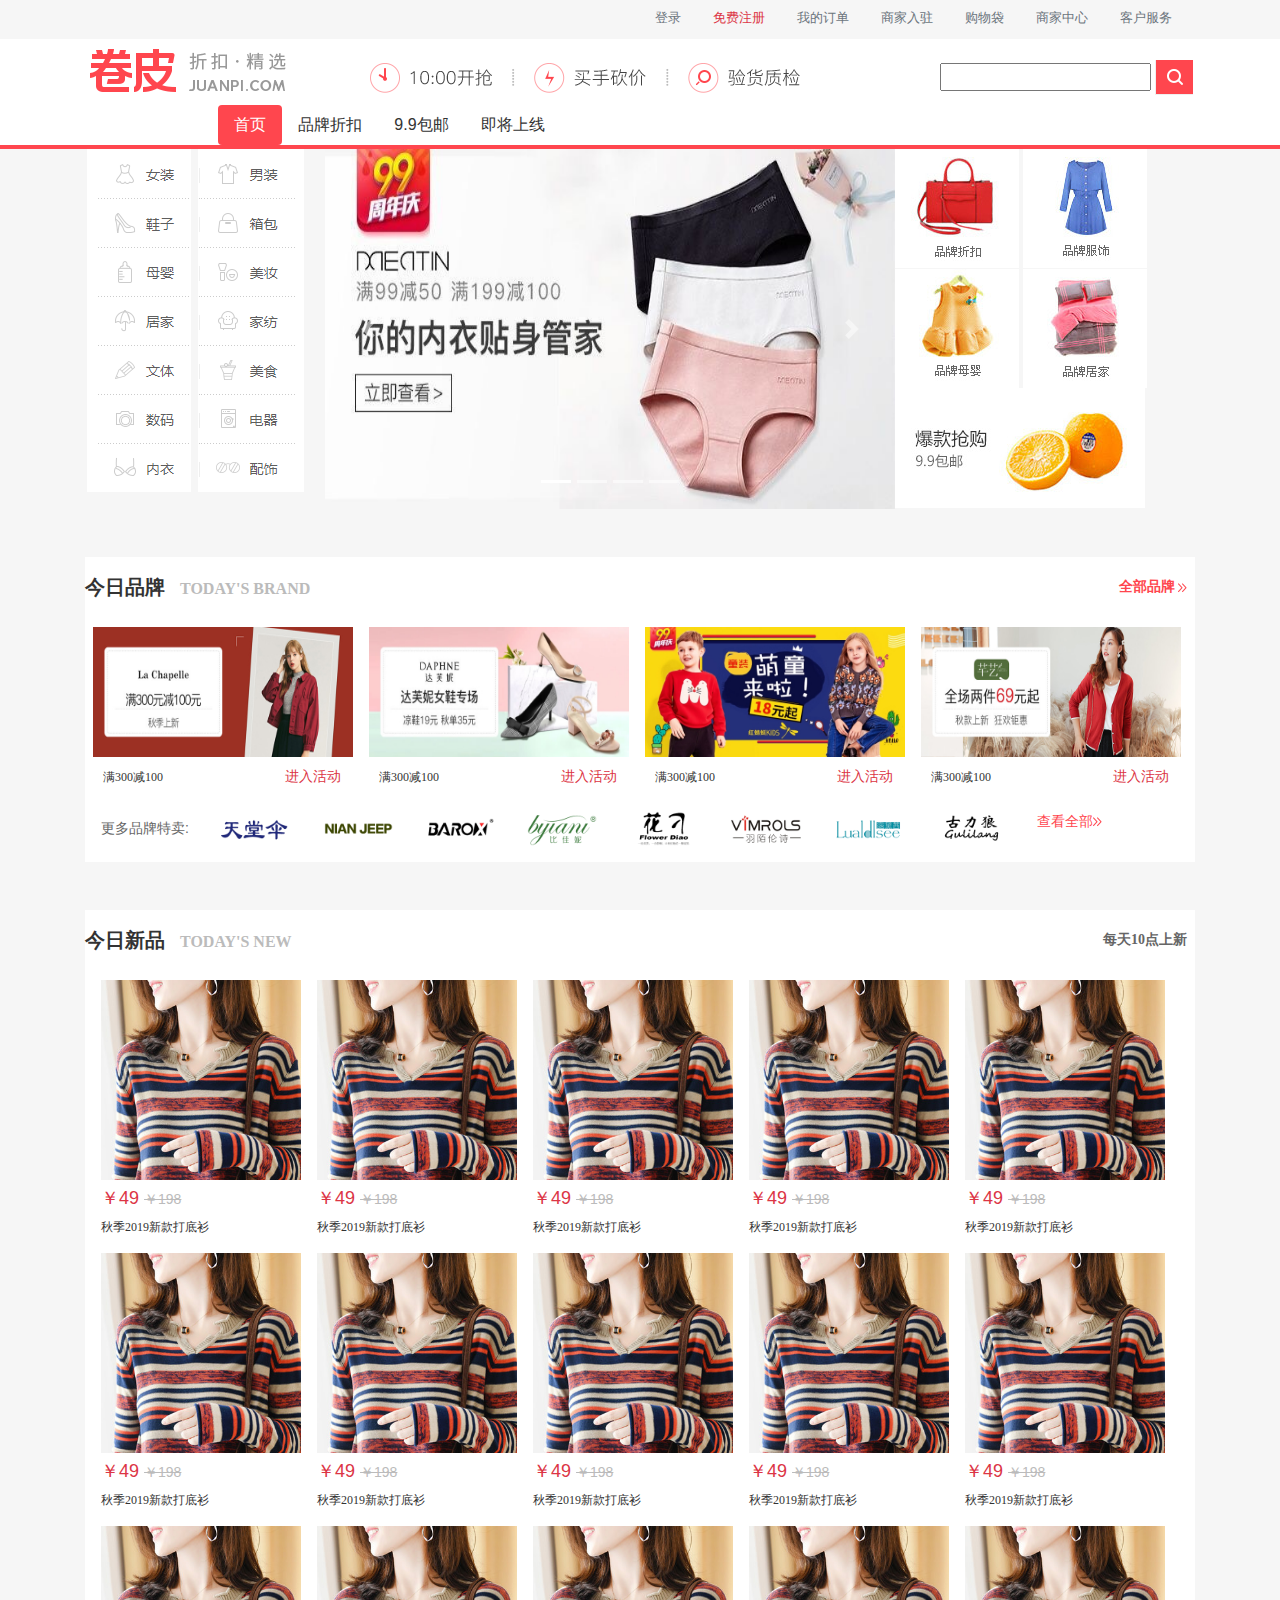
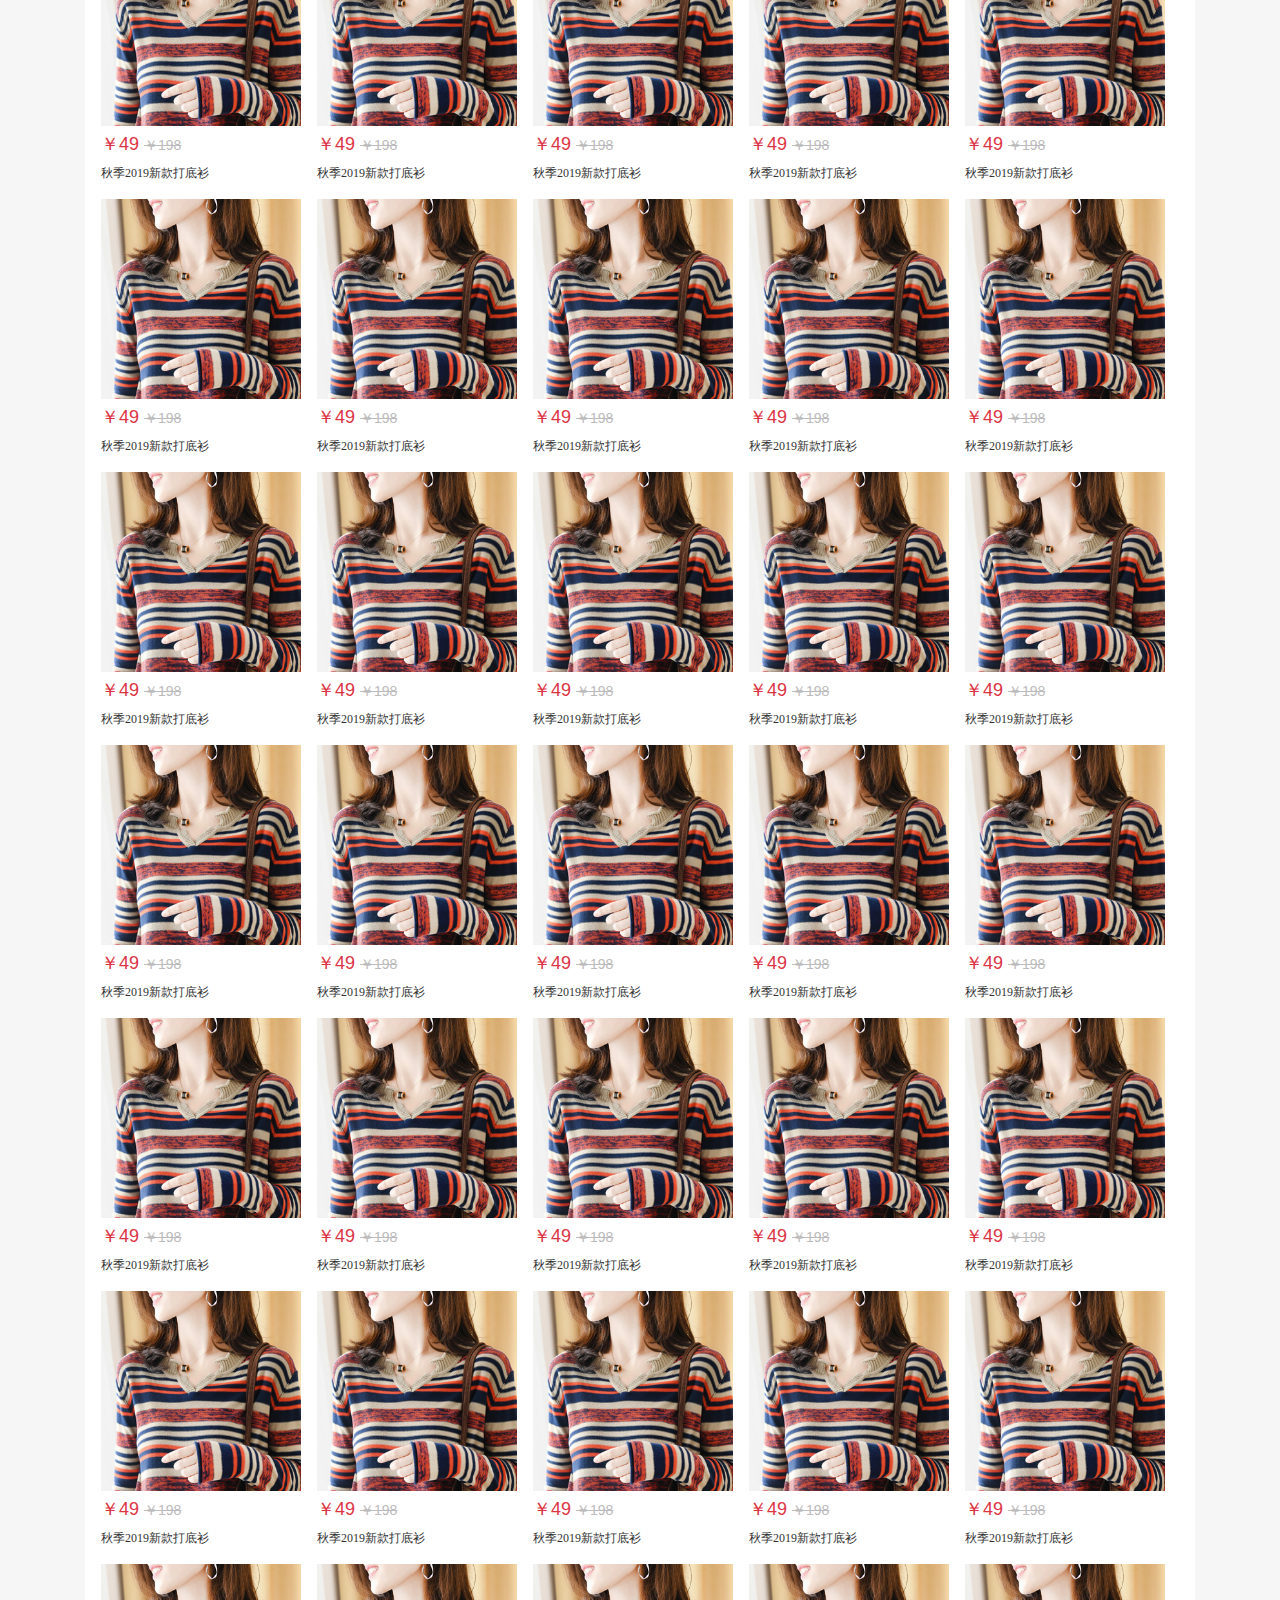
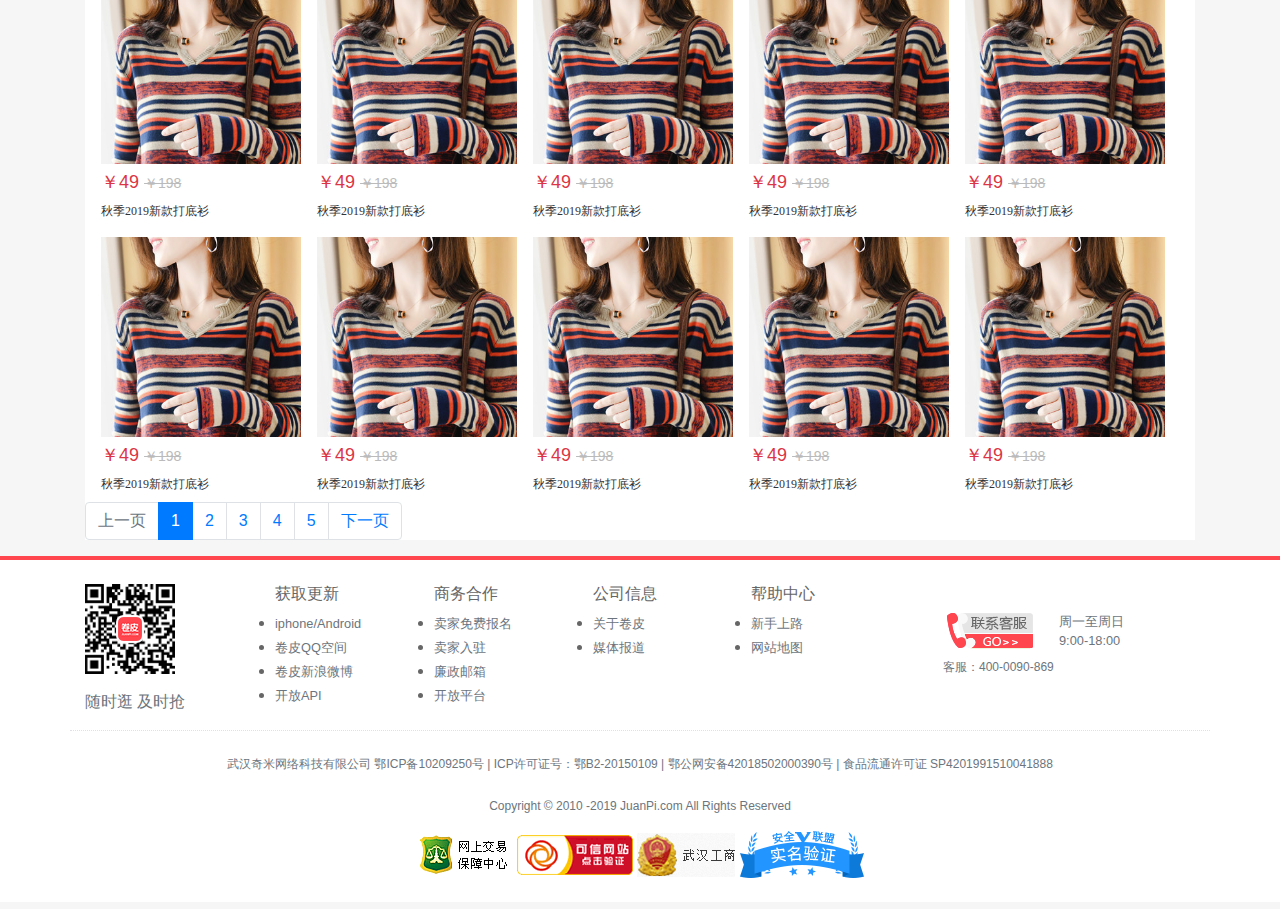
<file: project/project/index.html>
<!DOCTYPE html>
<html>
<head lang="en">
    <meta charset="UTF-8">
    <title></title>
    <meta name="viewport" content="width=device-width,initial-scale=1"/>
    <link rel="stylesheet" href="css/bootstrap.css"/>
    <script src="js/jquery.min.js"></script>
    <script src="js/popper.min.js"></script>
    <script src="js/bootstrap.min.js"></script>
    <link rel="stylesheet" href="css/comm.css"/>
    <link rel="stylesheet" href="css/index.css"/>
</head>
<body>
<div class="mb-1 row">
    <div class="col-6"></div>
    <div class="col-6">
        <ul class="nav ">
            <li class="nav-item"><a href="" class="nav-link text-muted my_small pl-0">登录</a></li>
            <li class="nav-item"><a href="" class="nav-link text-danger my_small">免费注册</a></li>
            <li class="nav-item"><a href="" class="nav-link text-muted my_small">我的订单</a></li>
            <li class="nav-item"><a href="" class="nav-link text-muted my_small">商家入驻</a></li>
            <li class="nav-item"><a href="" class="nav-link text-muted my_small">购物袋</a></li>
            <li class="nav-item"><a href="" class="nav-link text-muted my_small">商家中心</a></li>
            <li class="nav-item"><a href="" class="nav-link text-muted my_small">客户服务</a></li>
        </ul>
    </div>
</div>
<header class="bg-white">
    <div class="container ">
        <div class="my_bg row">
            <div class="col-3"><img src="img/header/header01.png" alt=""/></div>
            <div class="col-6">
                <ul class="nav">
                    <li class="nav-item">
                        <img src="img/header/header02.png" alt="" class="pt-4"/>
                    </li>
                </ul>
            </div>
            <div class="col-3">
                <input type="text" class="mt-4"/>
                <button class="border-0"><img src="img/header/header03.png" alt=""/></button>
            </div>
        </div>
    </div>
</header>
<div class="bg-white my_bottom row">
    <div class="col-2"></div>
    <div class="col-7">
        <ul class="nav  nav-pills">
            <li class="nav-item">
                <a data-toggle="pill" href="#tab5" class="nav-link my_background-color active">首页</a>
            </li>
            <li class="nav-item">
                <a data-toggle="pill" href="#tab6" class="nav-link my_background-color">品牌折扣</a>
            </li>
            <li class="nav-item">
                <a data-toggle="pill" href="#tab7" class="nav-link my_background-color">9.9包邮</a>
            </li>
            <li class="nav-item">
                <a data-toggle="pill" href="#tab8" class="nav-link my_background-color">即将上线</a>
            </li>
        </ul>
        <div class="tab-content">
            <div id="tab5" class="tab-pane"></div>
            <div id="tab6" class="tab-pane active"></div>
            <div id="tab7" class="tab-pane"></div>
            <div id="tab8" class="tab-pane"></div>
        </div>
    </div>
    <div class="col-3"></div>
</div>
<div class="container">
    <div class="row mb-5">
        <div class="col-3 row">
            <div class="col-6 pr-0 ">
                <div class="my_wh"><a href=""></a></div>
                <div class="my_wh my_wh1"><a href=""></a></div>
                <div class="my_wh my_wh2"><a href=""></a></div>
                <div class="my_wh my_wh3"><a href=""></a></div>
                <div class="my_wh my_wh4"><a href=""></a></div>
                <div class="my_wh my_wh5"><a href=""></a></div>
                <div class="my_wh my_wh6"><a href=""></a></div>
            </div>
            <div class="col-6 pl-0">
                <div class="my_wh my_wh7"><a href=""></a></div>
                <div class="my_wh my_wh8"><a href=""></a></div>
                <div class="my_wh my_wh9"><a href=""></a></div>
                <div class="my_wh my_wh10"><a href=""></a></div>
                <div class="my_wh my_wh11"><a href=""></a></div>
                <div class="my_wh my_wh12"><a href=""></a></div>
                <div class="my_wh my_wh13"><a href=""></a></div>
            </div>
        </div>
        <div class="col-6 carousel p-0 my_lunbo" id="lunbo" data-ride="carousel">
                <!-- 1.轮播图片-->
            <div class="carousel-inner">
                <div class="carousel-item active">
                    <img class="w-100 my_lunbo" src="img/index/2.jpg"/>
                </div>
                <div class="carousel-item">
                    <img class="w-100 my_lunbo" src="img/index/3.jpg"/>
                </div>
                <div class="carousel-item">
                    <img class="w-100 my_lunbo" src="img/index/4.jpg"/>
                </div>
                <div class="carousel-item">
                    <img class="w-100 my_lunbo" src="img/index/5.jpg"/>
                </div>
            </div>
            <!-- 2.左右箭头  16:15~16:30休息-->
            <a data-slide="prev" href="#lunbo" class="carousel-control-prev">
                <span class="carousel-control-prev-icon"></span>
            </a>
            <a data-slide="next" href="#lunbo" class="carousel-control-next">
                <span class="carousel-control-next-icon"></span>
            </a>
            <!-- 3.轮播指示器-->
            <ul class="carousel-indicators">
                <li data-target="#lunbo" data-slide-to="0" class="active"></li>
                <li data-target="#lunbo" data-slide-to="1"></li>
                <li data-target="#lunbo" data-slide-to="2"></li>
                <li data-target="#lunbo" data-slide-to="3"></li>
            </ul>
        </div>
        <div class="col-3 row">
            <ul class="col-6 nav">
                <li class=""><a href=""><img src="img/index/r-1.jpg" alt=""/></a></li>
                <li class=""><a href=""><img src="img/index/r-3.jpg" alt=""/></a></li>
            </ul>
            <ul class="col-6 nav">
                <li class=><a href=""><img src="img/index/r-2.jpg" alt=""/></a></li>
                <li class=><a href=""><img src="img/index/r-4.jpg" alt=""/></a></li>
            </ul>
            <ul class="nav col-12"><li><a href=""><img src="img/index/r-5.jpg" alt=""/></a></li></ul>
        </div>
    </div>
    <div class="bg-white mb-5">
        <div class="today mt-2">
            今日品牌
            <span class="today_brand">TODAY'S BRAND</span>
            <a href="" class="a_span mr-2">
                <span>全部品牌</span>
                <img src="img/index/》》.png" alt=""/>
            </a>
        </div>
        <div>
            <ul class="nav">
                <li class="nav-item">
                    <div><a href="" class="nav-link p-2">
                        <img src="img/index/01.jpg" alt="" class="my_img"/>
                        <div>
                            <span class="my_div_span">满300减100</span>
                            <span class="btn btn-outline-danger border-0 div_span">进入活动</span>
                        </div>
                    </a></div>
                </li>
                <li class="nav-item">
                    <div><a href="" class="nav-link p-2">
                        <img src="img/index/02.jpg" alt="" class="my_img"/>
                        <div>
                            <span class="my_div_span">满300减100</span>
                            <span class="btn btn-outline-danger border-0 div_span">进入活动</span>
                        </div>
                    </a></div>
                </li>
                <li class="nav-item">
                    <div><a href="" class="nav-link p-2">
                        <img src="img/index/03.jpg" alt="" class="my_img"/>
                        <div>
                            <span class="my_div_span">满300减100</span>
                            <span class="btn btn-outline-danger border-0 div_span">进入活动</span>
                        </div>
                    </a></div>
                </li>
                <li class="nav-item">
                    <div><a href="" class="nav-link p-2">
                        <img src="img/index/04.jpg" alt="" class="my_img"/>
                        <div>
                            <span class="my_div_span">满300减100</span>
                            <span class="btn btn-outline-danger border-0 div_span">进入活动</span>
                        </div>
                    </a></div>
                </li>
            </ul>
            <ul class="nav">
                <li class="nav-item ul_li m-3">更多品牌特卖:</li>
                <li class="m-3"><a href=""><img src="img/index/ul1.png" alt="" class="img_size"/></a></li>
                <li class="m-3"><a href=""><img src="img/index/ul2.png" alt="" class="img_size"/></a></li>
                <li class="m-3"><a href=""><img src="img/index/ul3.png" alt="" class="img_size"/></a></li>
                <li class="m-3"><a href=""><img src="img/index/ul4.png" alt="" class="img_size"/></a></li>
                <li class="m-3"><a href=""><img src="img/index/ul5.png" alt="" class="img_size"/></a></li>
                <li class="m-3"><a href=""><img src="img/index/ul6.png" alt="" class="img_size"/></a></li>
                <li class="m-3"><a href=""><img src="img/index/ul7.png" alt="" class="img_size"/></a></li>
                <li class="m-3"><a href=""><img src="img/index/ul8.png" alt="" class="img_size"/></a></li>
                <li class="m-3"><a href="" class="a_span">
                    <span>查看全部</span><img src="img/index/》》.png" alt=""/></a></li>
            </ul>
        </div>
    </div>
    <div class="bg-white">
        <div class="today mt-2">
            今日新品
            <span class="today_brand">TODAY'S NEW</span>
            <a href="" class="a_span2 mr-2">
                <span>每天10点上新</span>
            </a>
        </div>
        <ul class="nav">
            <li class="nav-item"><a href="" class="nav-link pr-0">
                <img src="img/index/i1.jpg" alt="" class="li_img_size"/>
                <div class="ul_li_div">
                    <span class="text-danger">￥49</span>
                    <span class="ul-li-span">￥198</span>
                </div>
                <h3 class="my_div_span m-0 mb-2">秋季2019新款打底衫</h3>
            </a></li>
            <li class="nav-item"><a href="" class="nav-link pr-0">
                <img src="img/index/i1.jpg" alt="" class="li_img_size"/>
                <div class="ul_li_div">
                    <span class="text-danger">￥49</span>
                    <span class="ul-li-span">￥198</span>
                </div>
                <h3 class="my_div_span m-0 mb-2">秋季2019新款打底衫</h3>
            </a></li>
            <li class="nav-item"><a href="" class="nav-link pr-0">
                <img src="img/index/i1.jpg" alt="" class="li_img_size"/>
                <div class="ul_li_div">
                    <span class="text-danger">￥49</span>
                    <span class="ul-li-span">￥198</span>
                </div>
                <h3 class="my_div_span m-0 mb-2">秋季2019新款打底衫</h3>
            </a></li>
            <li class="nav-item"><a href="" class="nav-link pr-0">
                <img src="img/index/i1.jpg" alt="" class="li_img_size"/>
                <div class="ul_li_div">
                    <span class="text-danger">￥49</span>
                    <span class="ul-li-span">￥198</span>
                </div>
                <h3 class="my_div_span m-0 mb-2">秋季2019新款打底衫</h3>
            </a></li>
            <li class="nav-item"><a href="" class="nav-link pr-0">
                <img src="img/index/i1.jpg" alt="" class="li_img_size"/>
                <div class="ul_li_div">
                    <span class="text-danger">￥49</span>
                    <span class="ul-li-span">￥198</span>
                </div>
                <h3 class="my_div_span m-0 mb-2">秋季2019新款打底衫</h3>
            </a></li>
        </ul>
        <ul class="nav">
            <li class="nav-item"><a href="" class="nav-link pr-0">
                <img src="img/index/i1.jpg" alt="" class="li_img_size"/>
                <div class="ul_li_div">
                    <span class="text-danger">￥49</span>
                    <span class="ul-li-span">￥198</span>
                </div>
                <h3 class="my_div_span m-0 mb-2">秋季2019新款打底衫</h3>
            </a></li>
            <li class="nav-item"><a href="" class="nav-link pr-0">
                <img src="img/index/i1.jpg" alt="" class="li_img_size"/>
                <div class="ul_li_div">
                    <span class="text-danger">￥49</span>
                    <span class="ul-li-span">￥198</span>
                </div>
                <h3 class="my_div_span m-0 mb-2">秋季2019新款打底衫</h3>
            </a></li>
            <li class="nav-item"><a href="" class="nav-link pr-0">
                <img src="img/index/i1.jpg" alt="" class="li_img_size"/>
                <div class="ul_li_div">
                    <span class="text-danger">￥49</span>
                    <span class="ul-li-span">￥198</span>
                </div>
                <h3 class="my_div_span m-0 mb-2">秋季2019新款打底衫</h3>
            </a></li>
            <li class="nav-item"><a href="" class="nav-link pr-0">
                <img src="img/index/i1.jpg" alt="" class="li_img_size"/>
                <div class="ul_li_div">
                    <span class="text-danger">￥49</span>
                    <span class="ul-li-span">￥198</span>
                </div>
                <h3 class="my_div_span m-0 mb-2">秋季2019新款打底衫</h3>
            </a></li>
            <li class="nav-item"><a href="" class="nav-link pr-0">
                <img src="img/index/i1.jpg" alt="" class="li_img_size"/>
                <div class="ul_li_div">
                    <span class="text-danger">￥49</span>
                    <span class="ul-li-span">￥198</span>
                </div>
                <h3 class="my_div_span m-0 mb-2">秋季2019新款打底衫</h3>
            </a></li>
        </ul>
        <ul class="nav">
            <li class="nav-item"><a href="" class="nav-link pr-0">
                <img src="img/index/i1.jpg" alt="" class="li_img_size"/>
                <div class="ul_li_div">
                    <span class="text-danger">￥49</span>
                    <span class="ul-li-span">￥198</span>
                </div>
                <h3 class="my_div_span m-0 mb-2">秋季2019新款打底衫</h3>
            </a></li>
            <li class="nav-item"><a href="" class="nav-link pr-0">
                <img src="img/index/i1.jpg" alt="" class="li_img_size"/>
                <div class="ul_li_div">
                    <span class="text-danger">￥49</span>
                    <span class="ul-li-span">￥198</span>
                </div>
                <h3 class="my_div_span m-0 mb-2">秋季2019新款打底衫</h3>
            </a></li>
            <li class="nav-item"><a href="" class="nav-link pr-0">
                <img src="img/index/i1.jpg" alt="" class="li_img_size"/>
                <div class="ul_li_div">
                    <span class="text-danger">￥49</span>
                    <span class="ul-li-span">￥198</span>
                </div>
                <h3 class="my_div_span m-0 mb-2">秋季2019新款打底衫</h3>
            </a></li>
            <li class="nav-item"><a href="" class="nav-link pr-0">
                <img src="img/index/i1.jpg" alt="" class="li_img_size"/>
                <div class="ul_li_div">
                    <span class="text-danger">￥49</span>
                    <span class="ul-li-span">￥198</span>
                </div>
                <h3 class="my_div_span m-0 mb-2">秋季2019新款打底衫</h3>
            </a></li>
            <li class="nav-item"><a href="" class="nav-link pr-0">
                <img src="img/index/i1.jpg" alt="" class="li_img_size"/>
                <div class="ul_li_div">
                    <span class="text-danger">￥49</span>
                    <span class="ul-li-span">￥198</span>
                </div>
                <h3 class="my_div_span m-0 mb-2">秋季2019新款打底衫</h3>
            </a></li>
        </ul>
        <ul class="nav">
            <li class="nav-item"><a href="" class="nav-link pr-0">
                <img src="img/index/i1.jpg" alt="" class="li_img_size"/>
                <div class="ul_li_div">
                    <span class="text-danger">￥49</span>
                    <span class="ul-li-span">￥198</span>
                </div>
                <h3 class="my_div_span m-0 mb-2">秋季2019新款打底衫</h3>
            </a></li>
            <li class="nav-item"><a href="" class="nav-link pr-0">
                <img src="img/index/i1.jpg" alt="" class="li_img_size"/>
                <div class="ul_li_div">
                    <span class="text-danger">￥49</span>
                    <span class="ul-li-span">￥198</span>
                </div>
                <h3 class="my_div_span m-0 mb-2">秋季2019新款打底衫</h3>
            </a></li>
            <li class="nav-item"><a href="" class="nav-link pr-0">
                <img src="img/index/i1.jpg" alt="" class="li_img_size"/>
                <div class="ul_li_div">
                    <span class="text-danger">￥49</span>
                    <span class="ul-li-span">￥198</span>
                </div>
                <h3 class="my_div_span m-0 mb-2">秋季2019新款打底衫</h3>
            </a></li>
            <li class="nav-item"><a href="" class="nav-link pr-0">
                <img src="img/index/i1.jpg" alt="" class="li_img_size"/>
                <div class="ul_li_div">
                    <span class="text-danger">￥49</span>
                    <span class="ul-li-span">￥198</span>
                </div>
                <h3 class="my_div_span m-0 mb-2">秋季2019新款打底衫</h3>
            </a></li>
            <li class="nav-item"><a href="" class="nav-link pr-0">
                <img src="img/index/i1.jpg" alt="" class="li_img_size"/>
                <div class="ul_li_div">
                    <span class="text-danger">￥49</span>
                    <span class="ul-li-span">￥198</span>
                </div>
                <h3 class="my_div_span m-0 mb-2">秋季2019新款打底衫</h3>
            </a></li>
        </ul>
        <ul class="nav">
            <li class="nav-item"><a href="" class="nav-link pr-0">
                <img src="img/index/i1.jpg" alt="" class="li_img_size"/>
                <div class="ul_li_div">
                    <span class="text-danger">￥49</span>
                    <span class="ul-li-span">￥198</span>
                </div>
                <h3 class="my_div_span m-0 mb-2">秋季2019新款打底衫</h3>
            </a></li>
            <li class="nav-item"><a href="" class="nav-link pr-0">
                <img src="img/index/i1.jpg" alt="" class="li_img_size"/>
                <div class="ul_li_div">
                    <span class="text-danger">￥49</span>
                    <span class="ul-li-span">￥198</span>
                </div>
                <h3 class="my_div_span m-0 mb-2">秋季2019新款打底衫</h3>
            </a></li>
            <li class="nav-item"><a href="" class="nav-link pr-0">
                <img src="img/index/i1.jpg" alt="" class="li_img_size"/>
                <div class="ul_li_div">
                    <span class="text-danger">￥49</span>
                    <span class="ul-li-span">￥198</span>
                </div>
                <h3 class="my_div_span m-0 mb-2">秋季2019新款打底衫</h3>
            </a></li>
            <li class="nav-item"><a href="" class="nav-link pr-0">
                <img src="img/index/i1.jpg" alt="" class="li_img_size"/>
                <div class="ul_li_div">
                    <span class="text-danger">￥49</span>
                    <span class="ul-li-span">￥198</span>
                </div>
                <h3 class="my_div_span m-0 mb-2">秋季2019新款打底衫</h3>
            </a></li>
            <li class="nav-item"><a href="" class="nav-link pr-0">
                <img src="img/index/i1.jpg" alt="" class="li_img_size"/>
                <div class="ul_li_div">
                    <span class="text-danger">￥49</span>
                    <span class="ul-li-span">￥198</span>
                </div>
                <h3 class="my_div_span m-0 mb-2">秋季2019新款打底衫</h3>
            </a></li>
        </ul>
        <ul class="nav">
            <li class="nav-item"><a href="" class="nav-link pr-0">
                <img src="img/index/i1.jpg" alt="" class="li_img_size"/>
                <div class="ul_li_div">
                    <span class="text-danger">￥49</span>
                    <span class="ul-li-span">￥198</span>
                </div>
                <h3 class="my_div_span m-0 mb-2">秋季2019新款打底衫</h3>
            </a></li>
            <li class="nav-item"><a href="" class="nav-link pr-0">
                <img src="img/index/i1.jpg" alt="" class="li_img_size"/>
                <div class="ul_li_div">
                    <span class="text-danger">￥49</span>
                    <span class="ul-li-span">￥198</span>
                </div>
                <h3 class="my_div_span m-0 mb-2">秋季2019新款打底衫</h3>
            </a></li>
            <li class="nav-item"><a href="" class="nav-link pr-0">
                <img src="img/index/i1.jpg" alt="" class="li_img_size"/>
                <div class="ul_li_div">
                    <span class="text-danger">￥49</span>
                    <span class="ul-li-span">￥198</span>
                </div>
                <h3 class="my_div_span m-0 mb-2">秋季2019新款打底衫</h3>
            </a></li>
            <li class="nav-item"><a href="" class="nav-link pr-0">
                <img src="img/index/i1.jpg" alt="" class="li_img_size"/>
                <div class="ul_li_div">
                    <span class="text-danger">￥49</span>
                    <span class="ul-li-span">￥198</span>
                </div>
                <h3 class="my_div_span m-0 mb-2">秋季2019新款打底衫</h3>
            </a></li>
            <li class="nav-item"><a href="" class="nav-link pr-0">
                <img src="img/index/i1.jpg" alt="" class="li_img_size"/>
                <div class="ul_li_div">
                    <span class="text-danger">￥49</span>
                    <span class="ul-li-span">￥198</span>
                </div>
                <h3 class="my_div_span m-0 mb-2">秋季2019新款打底衫</h3>
            </a></li>
        </ul>
        <ul class="nav">
            <li class="nav-item"><a href="" class="nav-link pr-0">
                <img src="img/index/i1.jpg" alt="" class="li_img_size"/>
                <div class="ul_li_div">
                    <span class="text-danger">￥49</span>
                    <span class="ul-li-span">￥198</span>
                </div>
                <h3 class="my_div_span m-0 mb-2">秋季2019新款打底衫</h3>
            </a></li>
            <li class="nav-item"><a href="" class="nav-link pr-0">
                <img src="img/index/i1.jpg" alt="" class="li_img_size"/>
                <div class="ul_li_div">
                    <span class="text-danger">￥49</span>
                    <span class="ul-li-span">￥198</span>
                </div>
                <h3 class="my_div_span m-0 mb-2">秋季2019新款打底衫</h3>
            </a></li>
            <li class="nav-item"><a href="" class="nav-link pr-0">
                <img src="img/index/i1.jpg" alt="" class="li_img_size"/>
                <div class="ul_li_div">
                    <span class="text-danger">￥49</span>
                    <span class="ul-li-span">￥198</span>
                </div>
                <h3 class="my_div_span m-0 mb-2">秋季2019新款打底衫</h3>
            </a></li>
            <li class="nav-item"><a href="" class="nav-link pr-0">
                <img src="img/index/i1.jpg" alt="" class="li_img_size"/>
                <div class="ul_li_div">
                    <span class="text-danger">￥49</span>
                    <span class="ul-li-span">￥198</span>
                </div>
                <h3 class="my_div_span m-0 mb-2">秋季2019新款打底衫</h3>
            </a></li>
            <li class="nav-item"><a href="" class="nav-link pr-0">
                <img src="img/index/i1.jpg" alt="" class="li_img_size"/>
                <div class="ul_li_div">
                    <span class="text-danger">￥49</span>
                    <span class="ul-li-span">￥198</span>
                </div>
                <h3 class="my_div_span m-0 mb-2">秋季2019新款打底衫</h3>
            </a></li>
        </ul>
        <ul class="nav">
            <li class="nav-item"><a href="" class="nav-link pr-0">
                <img src="img/index/i1.jpg" alt="" class="li_img_size"/>
                <div class="ul_li_div">
                    <span class="text-danger">￥49</span>
                    <span class="ul-li-span">￥198</span>
                </div>
                <h3 class="my_div_span m-0 mb-2">秋季2019新款打底衫</h3>
            </a></li>
            <li class="nav-item"><a href="" class="nav-link pr-0">
                <img src="img/index/i1.jpg" alt="" class="li_img_size"/>
                <div class="ul_li_div">
                    <span class="text-danger">￥49</span>
                    <span class="ul-li-span">￥198</span>
                </div>
                <h3 class="my_div_span m-0 mb-2">秋季2019新款打底衫</h3>
            </a></li>
            <li class="nav-item"><a href="" class="nav-link pr-0">
                <img src="img/index/i1.jpg" alt="" class="li_img_size"/>
                <div class="ul_li_div">
                    <span class="text-danger">￥49</span>
                    <span class="ul-li-span">￥198</span>
                </div>
                <h3 class="my_div_span m-0 mb-2">秋季2019新款打底衫</h3>
            </a></li>
            <li class="nav-item"><a href="" class="nav-link pr-0">
                <img src="img/index/i1.jpg" alt="" class="li_img_size"/>
                <div class="ul_li_div">
                    <span class="text-danger">￥49</span>
                    <span class="ul-li-span">￥198</span>
                </div>
                <h3 class="my_div_span m-0 mb-2">秋季2019新款打底衫</h3>
            </a></li>
            <li class="nav-item"><a href="" class="nav-link pr-0">
                <img src="img/index/i1.jpg" alt="" class="li_img_size"/>
                <div class="ul_li_div">
                    <span class="text-danger">￥49</span>
                    <span class="ul-li-span">￥198</span>
                </div>
                <h3 class="my_div_span m-0 mb-2">秋季2019新款打底衫</h3>
            </a></li>
        </ul>
        <ul class="nav">
            <li class="nav-item"><a href="" class="nav-link pr-0">
                <img src="img/index/i1.jpg" alt="" class="li_img_size"/>
                <div class="ul_li_div">
                    <span class="text-danger">￥49</span>
                    <span class="ul-li-span">￥198</span>
                </div>
                <h3 class="my_div_span m-0 mb-2">秋季2019新款打底衫</h3>
            </a></li>
            <li class="nav-item"><a href="" class="nav-link pr-0">
                <img src="img/index/i1.jpg" alt="" class="li_img_size"/>
                <div class="ul_li_div">
                    <span class="text-danger">￥49</span>
                    <span class="ul-li-span">￥198</span>
                </div>
                <h3 class="my_div_span m-0 mb-2">秋季2019新款打底衫</h3>
            </a></li>
            <li class="nav-item"><a href="" class="nav-link pr-0">
                <img src="img/index/i1.jpg" alt="" class="li_img_size"/>
                <div class="ul_li_div">
                    <span class="text-danger">￥49</span>
                    <span class="ul-li-span">￥198</span>
                </div>
                <h3 class="my_div_span m-0 mb-2">秋季2019新款打底衫</h3>
            </a></li>
            <li class="nav-item"><a href="" class="nav-link pr-0">
                <img src="img/index/i1.jpg" alt="" class="li_img_size"/>
                <div class="ul_li_div">
                    <span class="text-danger">￥49</span>
                    <span class="ul-li-span">￥198</span>
                </div>
                <h3 class="my_div_span m-0 mb-2">秋季2019新款打底衫</h3>
            </a></li>
            <li class="nav-item"><a href="" class="nav-link pr-0">
                <img src="img/index/i1.jpg" alt="" class="li_img_size"/>
                <div class="ul_li_div">
                    <span class="text-danger">￥49</span>
                    <span class="ul-li-span">￥198</span>
                </div>
                <h3 class="my_div_span m-0 mb-2">秋季2019新款打底衫</h3>
            </a></li>
        </ul>
        <ul class="nav">
            <li class="nav-item"><a href="" class="nav-link pr-0">
                <img src="img/index/i1.jpg" alt="" class="li_img_size"/>
                <div class="ul_li_div">
                    <span class="text-danger">￥49</span>
                    <span class="ul-li-span">￥198</span>
                </div>
                <h3 class="my_div_span m-0 mb-2">秋季2019新款打底衫</h3>
            </a></li>
            <li class="nav-item"><a href="" class="nav-link pr-0">
                <img src="img/index/i1.jpg" alt="" class="li_img_size"/>
                <div class="ul_li_div">
                    <span class="text-danger">￥49</span>
                    <span class="ul-li-span">￥198</span>
                </div>
                <h3 class="my_div_span m-0 mb-2">秋季2019新款打底衫</h3>
            </a></li>
            <li class="nav-item"><a href="" class="nav-link pr-0">
                <img src="img/index/i1.jpg" alt="" class="li_img_size"/>
                <div class="ul_li_div">
                    <span class="text-danger">￥49</span>
                    <span class="ul-li-span">￥198</span>
                </div>
                <h3 class="my_div_span m-0 mb-2">秋季2019新款打底衫</h3>
            </a></li>
            <li class="nav-item"><a href="" class="nav-link pr-0">
                <img src="img/index/i1.jpg" alt="" class="li_img_size"/>
                <div class="ul_li_div">
                    <span class="text-danger">￥49</span>
                    <span class="ul-li-span">￥198</span>
                </div>
                <h3 class="my_div_span m-0 mb-2">秋季2019新款打底衫</h3>
            </a></li>
            <li class="nav-item"><a href="" class="nav-link pr-0">
                <img src="img/index/i1.jpg" alt="" class="li_img_size"/>
                <div class="ul_li_div">
                    <span class="text-danger">￥49</span>
                    <span class="ul-li-span">￥198</span>
                </div>
                <h3 class="my_div_span m-0 mb-2">秋季2019新款打底衫</h3>
            </a></li>
        </ul>
        <ul class="pagination">
            <li class="page-item disabled">
                <a class="page-link" href="">上一页</a>
            </li>
            <li class="page-item  active">
                <a class="page-link" href="">1</a>
            </li>
            <li class="page-item">
                <a class="page-link" href="">2</a>
            </li>
            <li class="page-item">
                <a class="page-link" href="">3</a>
            </li>
            <li class="page-item">
                <a class="page-link" href="">4</a>
            </li>
            <li class="page-item">
                <a class="page-link" href="">5</a>
            </li>
            <li class="page-item">
                <a class="page-link" href="">下一页</a>
            </li>
        </ul>
    </div>
</div>
<footer>
    <iframe src="footer.html" frameborder="0" class="my_footer" scrolling="no"></iframe>
</footer>
</body>
</html>
</file>
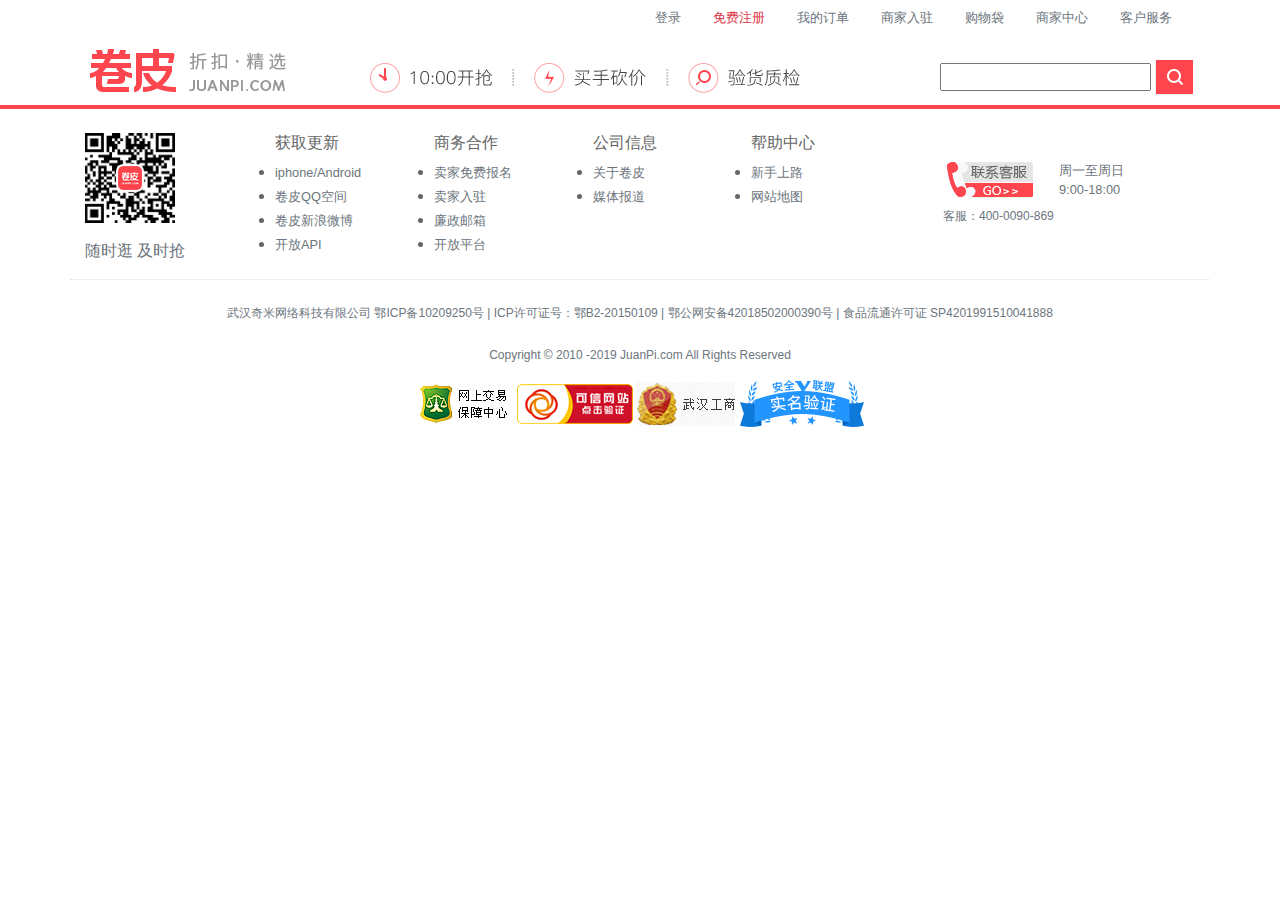
<file: project/project/detail.html>
<!DOCTYPE html>
<html>
<head lang="en">
    <meta charset="UTF-8">
    <title></title>
    <meta name="viewport" content="width=device-width,initial-scale=1"/>
    <link rel="stylesheet" href="css/bootstrap.css"/>
    <script src="js/jquery.min.js"></script>
    <script src="js/popper.min.js"></script>
    <script src="js/bootstrap.min.js"></script>
    <link rel="stylesheet" href="css/comm.css"/>
</head>
<body class="bg-white">
<div class="mb-1 row">
    <div class="col-6"></div>
    <div class="col-6">
        <ul class="nav ">
            <li class="nav-item"><a href="" class="nav-link text-muted my_small pl-0">登录</a></li>
            <li class="nav-item"><a href="" class="nav-link text-danger my_small">免费注册</a></li>
            <li class="nav-item"><a href="" class="nav-link text-muted my_small">我的订单</a></li>
            <li class="nav-item"><a href="" class="nav-link text-muted my_small">商家入驻</a></li>
            <li class="nav-item"><a href="" class="nav-link text-muted my_small">购物袋</a></li>
            <li class="nav-item"><a href="" class="nav-link text-muted my_small">商家中心</a></li>
            <li class="nav-item"><a href="" class="nav-link text-muted my_small">客户服务</a></li>
        </ul>
    </div>
</div>
<header class="bg-white">
    <div class="container ">
        <div class="my_bg row">
            <div class="col-3"><img src="img/header/header01.png" alt=""/></div>
            <div class="col-6">
                <ul class="nav">
                    <li class="nav-item">
                        <img src="img/header/header02.png" alt="" class="pt-4"/>
                    </li>
                </ul>
            </div>
            <div class="col-3">
                <input type="text" class="mt-4"/>
                <button class="border-0"><img src="img/header/header03.png" alt=""/></button>
            </div>
        </div>
    </div>
</header>
<div class="container">
    <div>

    </div>
</div>
<footer>
    <iframe src="footer.html" frameborder="0" class="my_footer" scrolling="no"></iframe>
</footer>
</body>
</html>
</file>
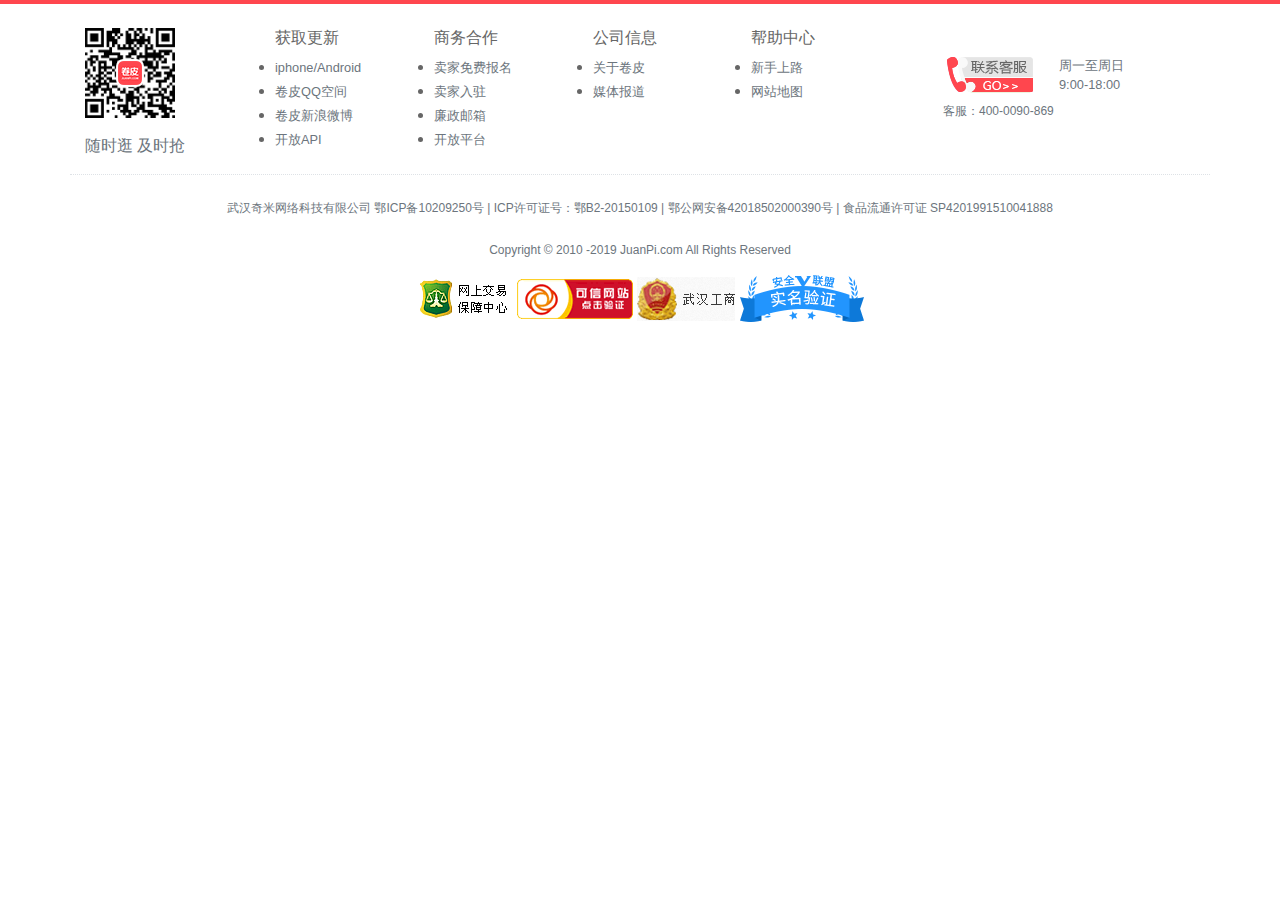
<file: project/project/footer.html>
<!DOCTYPE html>
<html>
<head lang="en">
    <meta charset="UTF-8">
    <title></title>
    <meta name="viewport" content="width=device-width,initial-scale=1"/>
    <link rel="stylesheet" href="css/bootstrap.css"/>
    <script src="js/jquery.min.js"></script>
    <script src="js/popper.min.js"></script>
    <script src="js/bootstrap.min.js"></script>
    <link rel="stylesheet" href="css/comm.css"/>
    <link rel="stylesheet" href="css/footer.css"/>
</head>
<body class="my_bg my_top">
<div class="container ">
    <div class="row my_bottom">
        <div class="col-2 pt-4">
            <p><img src="img/footer/jp-app-90.png" alt=""/></p>
            <p class="text-muted">随时逛 及时抢</p>
        </div>
        <div class="col-7 row mt-4">
            <div class="col-3">
                <h6>获取更新</h6>
                <ul>
                    <li><a class="my_small text-muted" href="">iphone/Android</a></li>
                    <li><a class="my_small text-muted" href="">卷皮QQ空间</a></li>
                    <li><a class="my_small text-muted" href="">卷皮新浪微博</a></li>
                    <li><a class="my_small text-muted" href="">开放API</a></li>
                </ul>
            </div>
            <div class="col-3">
                <h6>商务合作</h6>
                <ul>
                    <li><a class="my_small text-muted" href="">卖家免费报名</a></li>
                    <li><a class="my_small text-muted" href="">卖家入驻</a></li>
                    <li><a class="my_small text-muted" href="">廉政邮箱</a></li>
                    <li><a class="my_small text-muted" href="">开放平台</a></li>
                </ul>
            </div>
            <div class="col-3">
                <h6>公司信息</h6>
                <ul>
                    <li><a class="my_small text-muted" href="">关于卷皮</a></li>
                    <li><a class="my_small text-muted" href="">媒体报道</a></li>
                </ul>
            </div>
            <div class="col-3">
                <h6>帮助中心</h6>
                <ul>
                    <li><a class="my_small text-muted" href="">新手上路</a></li>
                    <li><a class="my_small text-muted" href="">网站地图</a></li>
                </ul>
            </div>
        </div>
        <div class="col-3 pt-5 p-5">
            <a href="" class="pl-1"><img src="img/footer/aaa.png" alt=""/></a>
            <span class="float-right mt-1 mr-2">
                <p class="my_small text-muted mb-0">周一至周日</p>
                <p class="my_small text-muted ">9:00-18:00</p>
            </span>
            <p class="my_size text-muted m-0 pt-1">客服：400-0090-869</p>
        </div>
    </div>
        <p class="text-muted my_size mt-4 text-center">武汉奇米网络科技有限公司 鄂ICP备10209250号 | ICP许可证号：鄂B2-20150109 | 鄂公网安备42018502000390号 | 食品流通许可证 SP4201991510041888</p>
        <p class="text-muted my_size mt-4 text-center">Copyright © 2010 -2019 JuanPi.com All Rights Reserved</p>
        <div class="text-center pb-4">
            <a href=""><img src="img/footer/r_315new.gif" alt=""/></a>
            <a href=""><img src="img/footer/r_cnnic.gif" alt=""/></a>
            <a href=""><img src="img/footer/r_gongshang.gif" alt=""/></a>
            <a href=""><img src="img/footer/sm_124x47.png" alt=""/></a>
        </div>
</div>
</body>
</html>
</file>
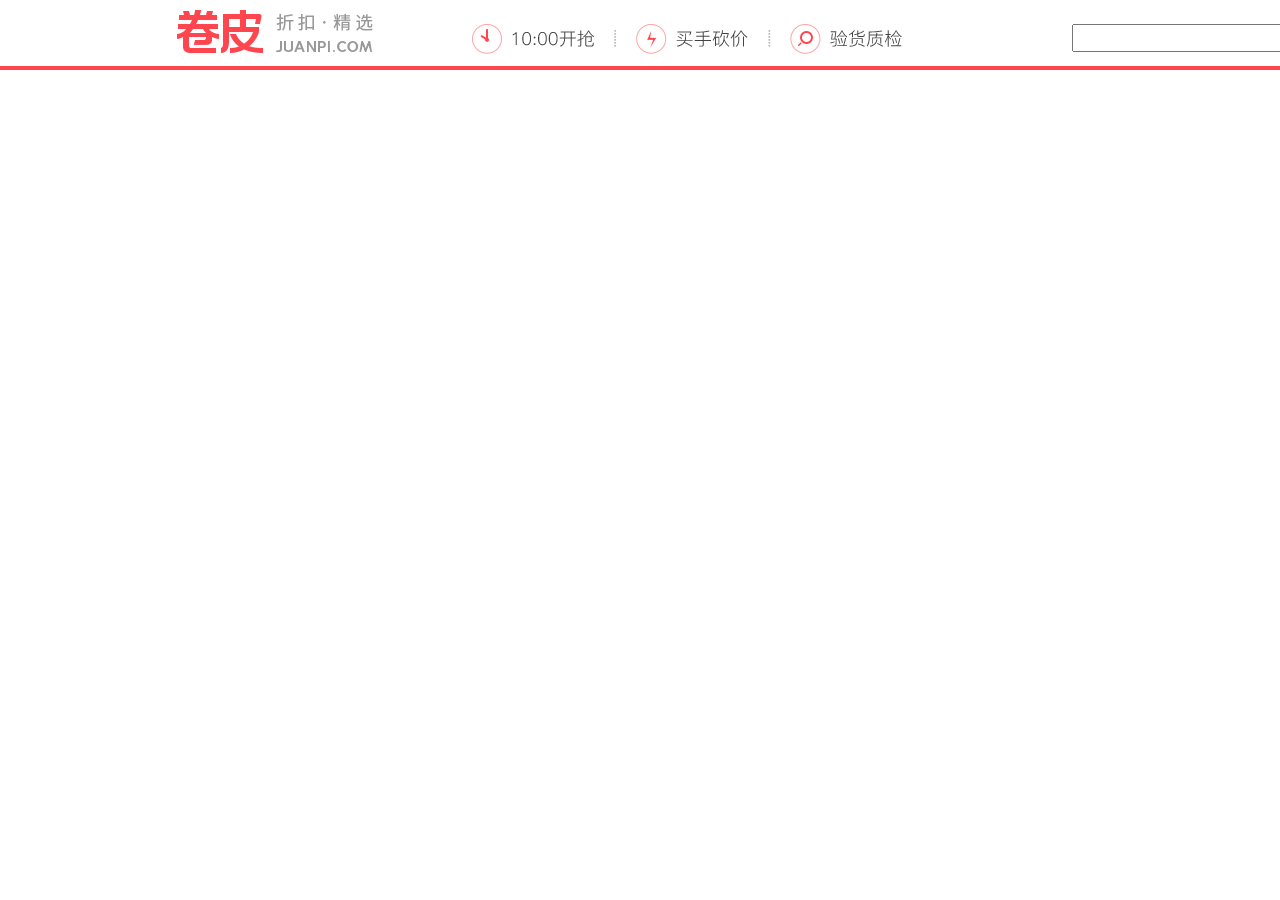
<file: project/project/header.html>
<!DOCTYPE html>
<html>
<head lang="en">
    <meta charset="UTF-8">
    <title></title>
    <meta name="viewport" content="width=device-width,initial-scale=1"/>
    <link rel="stylesheet" href="css/bootstrap.css"/>
    <script src="js/jquery.min.js"></script>
    <script src="js/popper.min.js"></script>
    <script src="js/bootstrap.min.js"></script>
    <link rel="stylesheet" href="css/comm.css"/>
    <link rel="stylesheet" href="css/header.css"/>
</head>
<body class="bg-white my_bottom">
<div class="container ">
    <div class="my_bg row">
        <div class="col-3"><img src="img/header/header01.png" alt=""/></div>
        <div class="col-6">
            <ul class="nav">
                <li class="nav-item">
                    <img src="img/header/header02.png" alt="" class="pt-4"/>
                </li>
            </ul>
        </div>
        <div class="col-3">
            <input type="text" class="mt-4"/>
            <button class="border-0"><img src="img/header/header03.png" alt=""/></button>
        </div>
    </div>
</div>
</body>
</html>
</file>
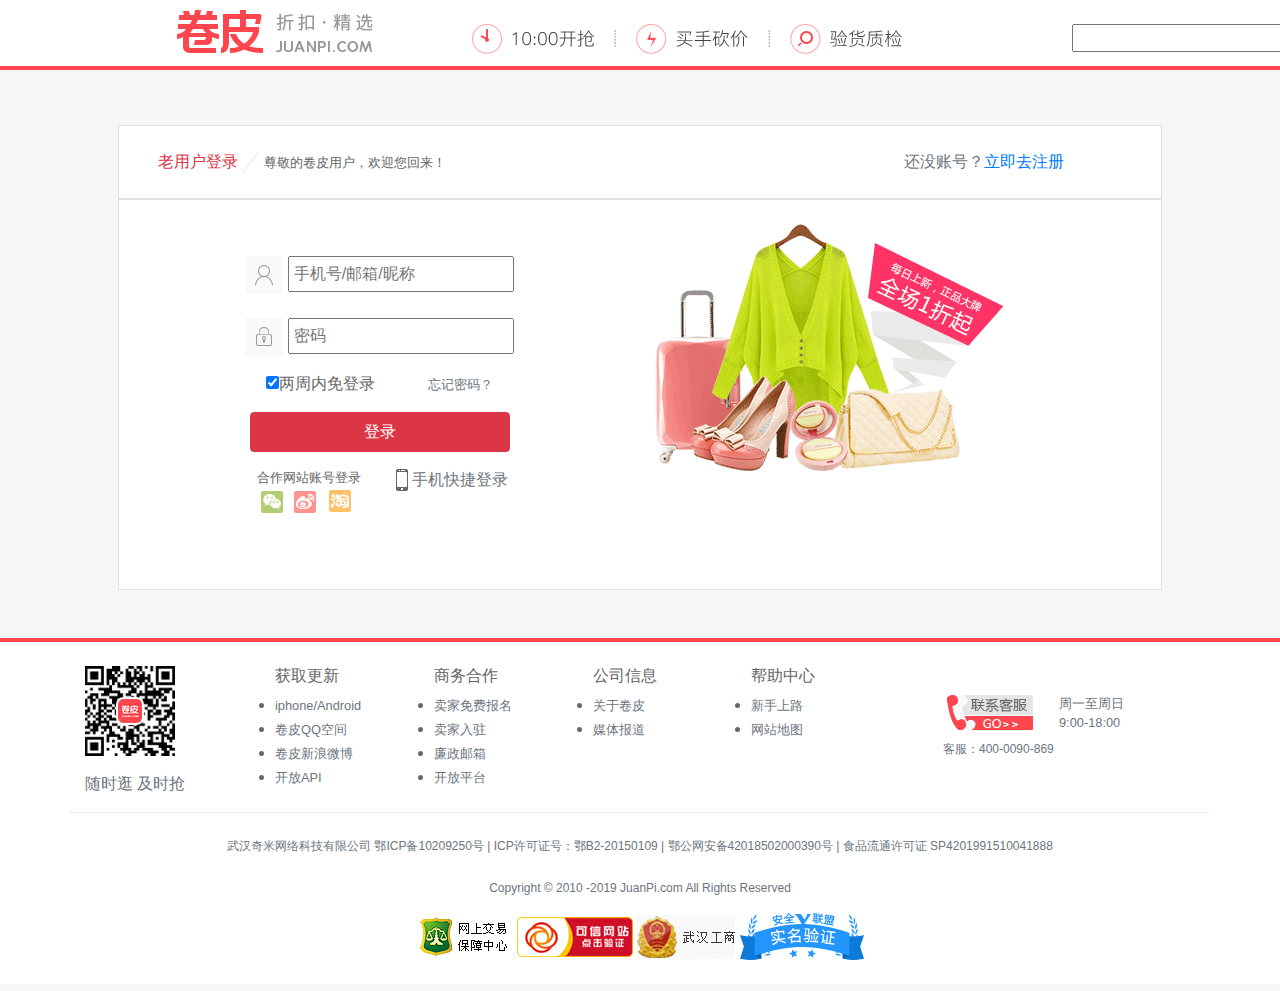
<file: project/project/login.html>
<!DOCTYPE html>
<html>
<head lang="en">
    <meta charset="UTF-8">
    <title></title>
    <meta name="viewport" content="width=device-width,initial-scale=1"/>
    <link rel="stylesheet" href="css/bootstrap.css"/>
    <script src="js/jquery.min.js"></script>
    <script src="js/popper.min.js"></script>
    <script src="js/bootstrap.min.js"></script>
    <link rel="stylesheet" href="css/comm.css"/>
    <link rel="stylesheet" href="css/login.css"/>
</head>
<body>
<header>
    <iframe class="my_header" scrolling="no"  src="header.html" frameborder="0"></iframe>
</header>
<div class="container p-5">
    <div class="bg-white m-0 row p-4 border">
        <div class="col-9">
        <span class="text-danger h6">老用户登录</span>
        <img src="img/login/login01.gif" alt=""/>
        <span class="my_small">尊敬的卷皮用户，欢迎您回来！</span>
        </div>
        <div class="col-3">
            <p class="m-0 text-muted">还没账号？<a href="" class="text-primary">立即去注册</a></p>
        </div>
    </div>
    <div class="row bg-white m-0 border">
        <div class="col-6">
            <ul class="p-5">
                <li class="list-unstyled p-2">
                    <div class="text-center mb-2">
                        <img src="img/login/login02.jpg" alt=""/>
                        <input type="text" class="p-1 text-muted my_login_i" placeholder="手机号/邮箱/昵称"/>
                    </div>
                </li>
                <li class="list-unstyled p-2">
                    <div class="text-center">
                        <img src="img/login/login03.jpg" alt=""/>
                        <input type="text" class="p-1 my_login_i" placeholder="密码"/>
                    </div>
                </li>
                <li class="list-unstyled p-2">
                    <div class="text-center">
                        <input type="checkbox" class="my_small text-muted" checked/>两周内免登录
                        <a href="" class="my_small text-muted pl-5">忘记密码？</a>
                    </div>
                </li>
                <li class="list-unstyled text-center p-2">
                    <button class="btn btn-danger my_login_b">登录</button>
                </li>
                <li class="list-unstyled text-center p-2">
                    <div class="row m-0">
                        <div class="col-6 p-0 pl-5">
                            <p class="my_small m-0">合作网站账号登录</p>
                            <img src="img/login/weixin.png" alt=""/>
                            <img src="img/login/weibo.png" alt=""/>
                            <img src="img/login/taobao.png" alt=""/>
                        </div>
                        <div class="col-6 p-0 pr-5">
                            <a href="">
                                <img src="img/login/shouji.png" alt=""/>
                                <span class="text-muted">手机快捷登录</span>
                            </a>
                        </div>
                    </div>
                </li>
            </ul>
        </div>
        <div class="col-6">
            <img src="img/login/login04.png" alt="" class="pt-4"/>
        </div>
    </div>
</div>
<footer>
    <iframe src="footer.html" frameborder="0" class="my_footer" scrolling="no"></iframe>
</footer>
</body>
</html>
</file>
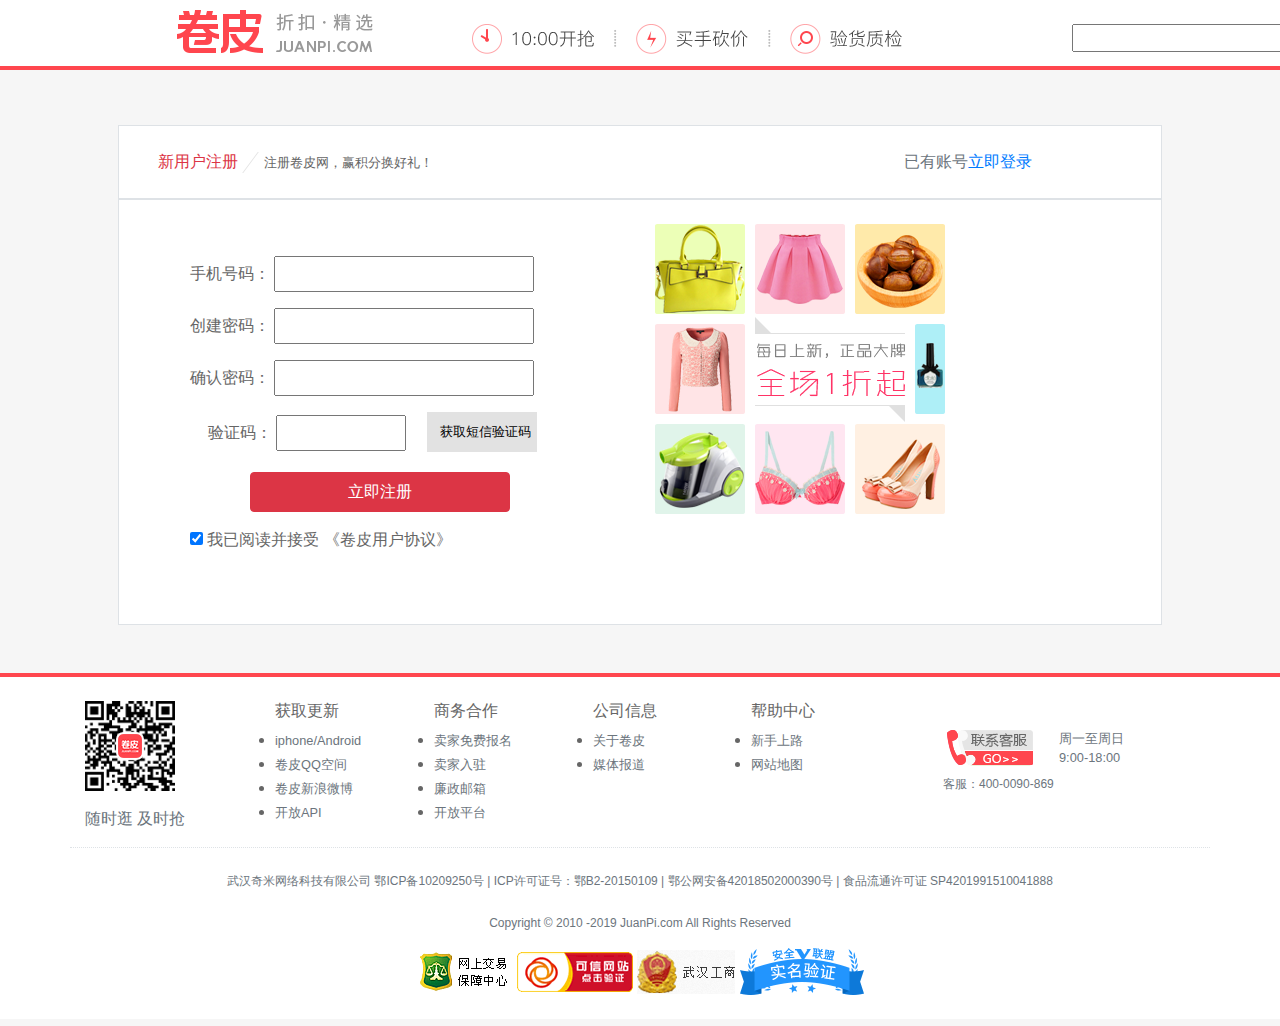
<file: project/project/register.html>
<!DOCTYPE html>
<html>
<head lang="en">
    <meta charset="UTF-8">
    <title></title>
    <meta name="viewport" content="width=device-width,initial-scale=1"/>
    <link rel="stylesheet" href="css/bootstrap.css"/>
    <script src="js/jquery.min.js"></script>
    <script src="js/popper.min.js"></script>
    <script src="js/bootstrap.min.js"></script>
    <link rel="stylesheet" href="css/comm.css"/>
    <link rel="stylesheet" href="css/register.css"/>
</head>
<body>
<header>
    <iframe class="my_header" scrolling="no"  src="header.html" frameborder="0"></iframe>
</header>
<div class="container p-5">
    <div class="bg-white m-0 row p-4 border">
        <div class="col-9">
            <span class="text-danger h6">新用户注册</span>
            <img src="img/login/login01.gif" alt=""/>
            <span class="my_small">注册卷皮网，赢积分换好礼！</span>
        </div>
        <div class="col-3">
            <p class="m-0 text-muted">已有账号<a href="" class="text-primary">立即登录</a></p>
        </div>
    </div>
    <div class="row bg-white m-0 border">
        <div class="col-6">
            <ul class="p-5">
                <li class="list-unstyled p-2">
                    <lable>手机号码：</lable>
                    <input type="text" class="p-1 my_register_i"/>
                </li>
                <li class="list-unstyled p-2">
                    <lable>创建密码：</lable>
                    <input type="text" class="p-1 my_register_i"/>
                </li><li class="list-unstyled p-2">
                    <lable>确认密码：</lable>
                    <input type="text" class="p-1 my_register_i"/>
                </li>
                <li class="list-unstyled p-2">
                    <lable>&nbsp;&nbsp;&nbsp;&nbsp;验证码：</lable>
                    <input type="text" class="p-1 my_register_in"/>
                    <button class="btn my_small my_register_btn mb-1 ml-3">获取短信验证码</button>
                </li>

                <li class="list-unstyled text-center p-2">
                    <button class="btn btn-danger my_register_b">立即注册</button>
                </li>
                <li class="list-unstyled p-2">
                    <input type="checkbox" class="my_register_small text-muted" checked/> 我已阅读并接受 《卷皮用户协议》
                </li>
            </ul>
        </div>
        <div class="col-6">
            <img src="img/login/login05.png" alt="" class="pt-4"/>
        </div>
    </div>
</div>
<footer>
    <iframe src="footer.html" frameborder="0" class="my_footer" scrolling="no"></iframe>
</footer>
</body>
</html>
</file>
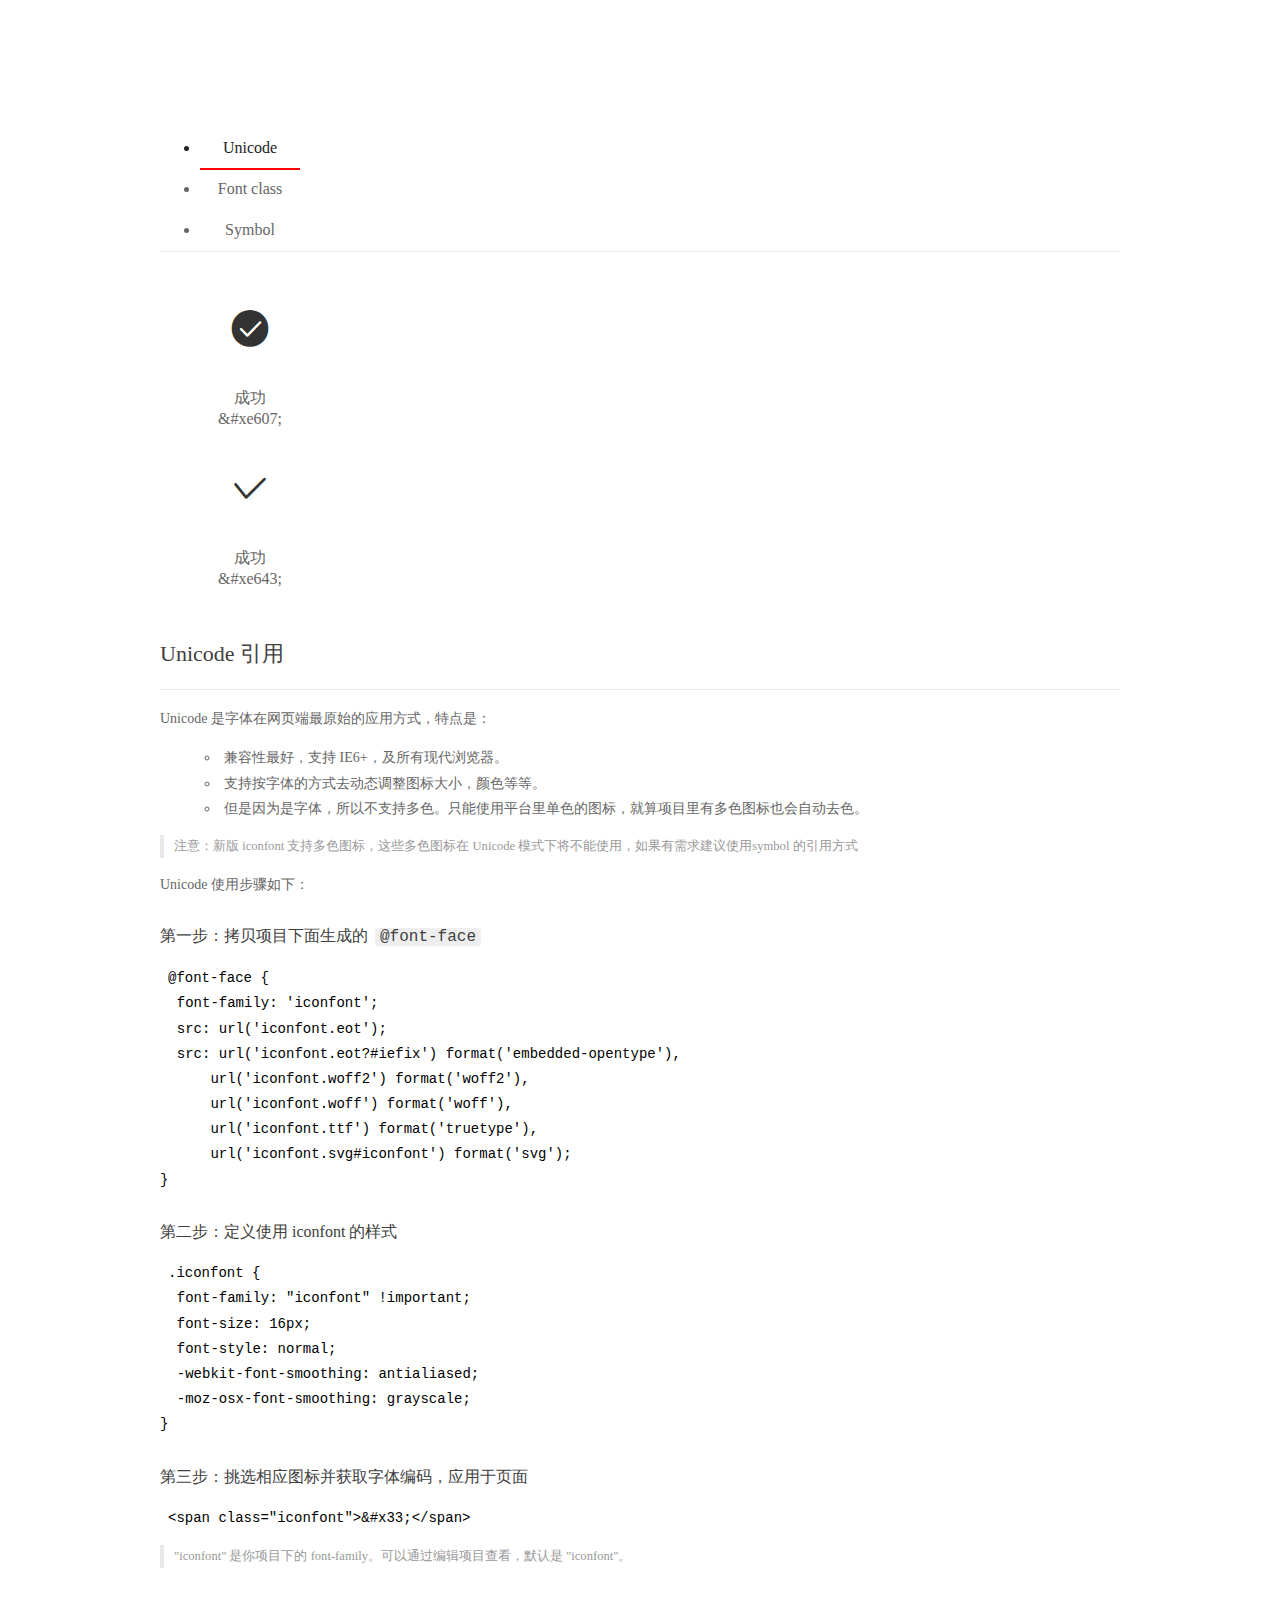
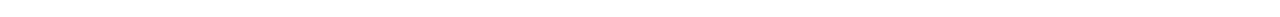
<file: src/font/demo_index.html>
<!DOCTYPE html>
<html>
<head>
  <meta charset="utf-8"/>
  <title>IconFont Demo</title>
  <link rel="shortcut icon" href="https://gtms04.alicdn.com/tps/i4/TB1_oz6GVXXXXaFXpXXJDFnIXXX-64-64.ico" type="image/x-icon"/>
  <link rel="stylesheet" href="https://g.alicdn.com/thx/cube/1.3.2/cube.min.css">
  <link rel="stylesheet" href="demo.css">
  <link rel="stylesheet" href="iconfont.css">
  <script src="iconfont.js"></script>
  <!-- jQuery -->
  <script src="https://a1.alicdn.com/oss/uploads/2018/12/26/7bfddb60-08e8-11e9-9b04-53e73bb6408b.js"></script>
  <!-- 代码高亮 -->
  <script src="https://a1.alicdn.com/oss/uploads/2018/12/26/a3f714d0-08e6-11e9-8a15-ebf944d7534c.js"></script>
</head>
<body>
  <div class="main">
    <h1 class="logo"><a href="https://www.iconfont.cn/" title="iconfont 首页" target="_blank">&#xe86b;</a></h1>
    <div class="nav-tabs">
      <ul id="tabs" class="dib-box">
        <li class="dib active"><span>Unicode</span></li>
        <li class="dib"><span>Font class</span></li>
        <li class="dib"><span>Symbol</span></li>
      </ul>
      
    </div>
    <div class="tab-container">
      <div class="content unicode" style="display: block;">
          <ul class="icon_lists dib-box">
          
            <li class="dib">
              <span class="icon iconfont">&#xe607;</span>
                <div class="name">成功</div>
                <div class="code-name">&amp;#xe607;</div>
              </li>
          
            <li class="dib">
              <span class="icon iconfont">&#xe643;</span>
                <div class="name">成功</div>
                <div class="code-name">&amp;#xe643;</div>
              </li>
          
          </ul>
          <div class="article markdown">
          <h2 id="unicode-">Unicode 引用</h2>
          <hr>

          <p>Unicode 是字体在网页端最原始的应用方式，特点是：</p>
          <ul>
            <li>兼容性最好，支持 IE6+，及所有现代浏览器。</li>
            <li>支持按字体的方式去动态调整图标大小，颜色等等。</li>
            <li>但是因为是字体，所以不支持多色。只能使用平台里单色的图标，就算项目里有多色图标也会自动去色。</li>
          </ul>
          <blockquote>
            <p>注意：新版 iconfont 支持多色图标，这些多色图标在 Unicode 模式下将不能使用，如果有需求建议使用symbol 的引用方式</p>
          </blockquote>
          <p>Unicode 使用步骤如下：</p>
          <h3 id="-font-face">第一步：拷贝项目下面生成的 <code>@font-face</code></h3>
<pre><code class="language-css"
>@font-face {
  font-family: 'iconfont';
  src: url('iconfont.eot');
  src: url('iconfont.eot?#iefix') format('embedded-opentype'),
      url('iconfont.woff2') format('woff2'),
      url('iconfont.woff') format('woff'),
      url('iconfont.ttf') format('truetype'),
      url('iconfont.svg#iconfont') format('svg');
}
</code></pre>
          <h3 id="-iconfont-">第二步：定义使用 iconfont 的样式</h3>
<pre><code class="language-css"
>.iconfont {
  font-family: "iconfont" !important;
  font-size: 16px;
  font-style: normal;
  -webkit-font-smoothing: antialiased;
  -moz-osx-font-smoothing: grayscale;
}
</code></pre>
          <h3 id="-">第三步：挑选相应图标并获取字体编码，应用于页面</h3>
<pre>
<code class="language-html"
>&lt;span class="iconfont"&gt;&amp;#x33;&lt;/span&gt;
</code></pre>
          <blockquote>
            <p>"iconfont" 是你项目下的 font-family。可以通过编辑项目查看，默认是 "iconfont"。</p>
          </blockquote>
          </div>
      </div>
      <div class="content font-class">
        <ul class="icon_lists dib-box">
          
          <li class="dib">
            <span class="icon iconfont icon-chenggong"></span>
            <div class="name">
              成功
            </div>
            <div class="code-name">.icon-chenggong
            </div>
          </li>
          
          <li class="dib">
            <span class="icon iconfont icon-chenggong1"></span>
            <div class="name">
              成功
            </div>
            <div class="code-name">.icon-chenggong1
            </div>
          </li>
          
        </ul>
        <div class="article markdown">
        <h2 id="font-class-">font-class 引用</h2>
        <hr>

        <p>font-class 是 Unicode 使用方式的一种变种，主要是解决 Unicode 书写不直观，语意不明确的问题。</p>
        <p>与 Unicode 使用方式相比，具有如下特点：</p>
        <ul>
          <li>兼容性良好，支持 IE8+，及所有现代浏览器。</li>
          <li>相比于 Unicode 语意明确，书写更直观。可以很容易分辨这个 icon 是什么。</li>
          <li>因为使用 class 来定义图标，所以当要替换图标时，只需要修改 class 里面的 Unicode 引用。</li>
          <li>不过因为本质上还是使用的字体，所以多色图标还是不支持的。</li>
        </ul>
        <p>使用步骤如下：</p>
        <h3 id="-fontclass-">第一步：引入项目下面生成的 fontclass 代码：</h3>
<pre><code class="language-html">&lt;link rel="stylesheet" href="./iconfont.css"&gt;
</code></pre>
        <h3 id="-">第二步：挑选相应图标并获取类名，应用于页面：</h3>
<pre><code class="language-html">&lt;span class="iconfont icon-xxx"&gt;&lt;/span&gt;
</code></pre>
        <blockquote>
          <p>"
            iconfont" 是你项目下的 font-family。可以通过编辑项目查看，默认是 "iconfont"。</p>
        </blockquote>
      </div>
      </div>
      <div class="content symbol">
          <ul class="icon_lists dib-box">
          
            <li class="dib">
                <svg class="icon svg-icon" aria-hidden="true">
                  <use xlink:href="#icon-chenggong"></use>
                </svg>
                <div class="name">成功</div>
                <div class="code-name">#icon-chenggong</div>
            </li>
          
            <li class="dib">
                <svg class="icon svg-icon" aria-hidden="true">
                  <use xlink:href="#icon-chenggong1"></use>
                </svg>
                <div class="name">成功</div>
                <div class="code-name">#icon-chenggong1</div>
            </li>
          
          </ul>
          <div class="article markdown">
          <h2 id="symbol-">Symbol 引用</h2>
          <hr>

          <p>这是一种全新的使用方式，应该说这才是未来的主流，也是平台目前推荐的用法。相关介绍可以参考这篇<a href="">文章</a>
            这种用法其实是做了一个 SVG 的集合，与另外两种相比具有如下特点：</p>
          <ul>
            <li>支持多色图标了，不再受单色限制。</li>
            <li>通过一些技巧，支持像字体那样，通过 <code>font-size</code>, <code>color</code> 来调整样式。</li>
            <li>兼容性较差，支持 IE9+，及现代浏览器。</li>
            <li>浏览器渲染 SVG 的性能一般，还不如 png。</li>
          </ul>
          <p>使用步骤如下：</p>
          <h3 id="-symbol-">第一步：引入项目下面生成的 symbol 代码：</h3>
<pre><code class="language-html">&lt;script src="./iconfont.js"&gt;&lt;/script&gt;
</code></pre>
          <h3 id="-css-">第二步：加入通用 CSS 代码（引入一次就行）：</h3>
<pre><code class="language-html">&lt;style&gt;
.icon {
  width: 1em;
  height: 1em;
  vertical-align: -0.15em;
  fill: currentColor;
  overflow: hidden;
}
&lt;/style&gt;
</code></pre>
          <h3 id="-">第三步：挑选相应图标并获取类名，应用于页面：</h3>
<pre><code class="language-html">&lt;svg class="icon" aria-hidden="true"&gt;
  &lt;use xlink:href="#icon-xxx"&gt;&lt;/use&gt;
&lt;/svg&gt;
</code></pre>
          </div>
      </div>

    </div>
  </div>
  <script>
  $(document).ready(function () {
      $('.tab-container .content:first').show()

      $('#tabs li').click(function (e) {
        var tabContent = $('.tab-container .content')
        var index = $(this).index()

        if ($(this).hasClass('active')) {
          return
        } else {
          $('#tabs li').removeClass('active')
          $(this).addClass('active')

          tabContent.hide().eq(index).fadeIn()
        }
      })
    })
  </script>
</body>
</html>
</file>
<file: project/project/css/comm.css>
*{
    margin: 0;padding: 0;
}
body{
    background: #f6f6f6;
    color: #666;
    height: 100%;
    box-sizing: border-box;
}
a {text-decoration: none; }
.my_small { font-size: 0.8rem; }
/*����header��footer�Ŀ���*/
.my_header,.my_footer{ width:100%;}
@media screen and (min-width: 992px) {
    .my_header{height:70px;}
    .my_footer{height:346px;}
}@media screen and (max-width: 991px) {
    .my_header{height:70px;}
    .my_footer{height:346px;}
}
</file>
<file: project/project/css/index.css>
.nav-pills .nav-link.active,
.nav-pills .show > .my_background-color{
    color: #fff;
    background-color: #ff464e;
}
.my_background-color{
    color: #333;
}
.my_bottom{
    border-bottom: 4px solid #ff464e;
}
.my_wh{
    width: 106px;
    height: 49px;
    background-image: url(../img/index/1.png);
    
}
.my_wh1{
    background-position: 0px -54px;
}
.my_wh2{
    background-position: 0px -108px;
}
.my_wh3{
    background-position: 0px -162px;
}
.my_wh4{
    background-position: 0px -216px;
}
.my_wh5{
    background-position: 0px -270px;
}
.my_wh6{
    background-position: 0px -324px;
}
.my_wh7{
    background-position: -105px 0px;
}
.my_wh8{
    background-position: -105px -54px;
}
.my_wh9{
    background-position: -105px -108px;
}
.my_wh10{
    background-position: -105px -162px;
}
.my_wh11{
    background-position: -105px -216px;
}
.my_wh12{
    background-position: -105px -270px;
}
.my_wh13{
    background-position: -105px -324px;
}
.my_lunbo{
    height: 360px;
}
.today{
    font-size: 20px;
    color: #333;
    font-weight: bold;
    font-family: "΢���ź�","����";
    line-height: 60px;
}
.today_brand{
    font-size: 16px;
    color: #bbb;
    margin-left: 10px;
}
.a_span{
    color: #ff464e;
    font-size: 14px;
    display: inline;
    float: right;
}
.my_img{
    width: 260px;
    height: 130px;
}
.my_div_span{
    margin: 10px 0 0 10px;
    font-family: "΢���ź�";
    color: #333;
    line-height: 20px;
    float: left;
    font-size: 12px;
}
.div_span{
    line-height: 26px;
    font-size: 14px;
    float: right;
}
.ul_li{
    line-height: 35px;
    font-size: 14px;
    color: #666;
    margin-left: 10px;
}
.img_size{
    width: 70px;
    height: 35px;
}
.a_span2{
    color: #666;
    font-size: 14px;
    display: inline;
    float: right;
}
.li_img_size{
    width: 200px;
    height: 200px;
}
.ul_li_div{
    line-height: 36px;
    font-size: 18px;
}
.ul-li-span{
    color: #bbb;
    text-decoration: line-through;
    font-size: 14px;
}
</file>
<file: project/project/css/footer.css>
.my_px{
    padding-left: 4rem;
    padding-right: 4rem;
}
.my_pw{
    width: 100px;
}
.my_size{
    font-size: 12px;
}
.my_bg{
    background-color: white;
}
.my_bottom{
    border-bottom: 1px dotted #dee2e6
}
.my_top{
    border-top: 4px solid #ff464e;
}
</file>
<file: project/project/css/header.css>
.my_bg{
    background-color: white;
    width: 1200px;
    margin-left: 72px;
    margin-right: 72px;
}
.my_bottom{
    border-bottom: 4px solid #ff464e;
}
</file>
<file: project/project/css/login.css>
.my_login_b{
    width: 260px;
    height: 40px;
}
.my_login_i{
    width: 226px;
}
</file>
<file: project/project/css/register.css>
.my_register_i{
    width: 260px;
}
.my_register_in{
    width: 130px;
}
.my_register_btn{
    background: #e2e2e2;
    width: 110px;
    height: 40px;
    border-radius: 0;
}
.my_register_b{
    width: 260px;
    height: 40px;
}
.my_register_small{
    font-size: 12px;
}
</file>
<file: src/font/demo.css>
/* Logo 字体 */
@font-face {
  font-family: "iconfont logo";
  src: url('https://at.alicdn.com/t/font_985780_km7mi63cihi.eot?t=1545807318834');
  src: url('https://at.alicdn.com/t/font_985780_km7mi63cihi.eot?t=1545807318834#iefix') format('embedded-opentype'),
    url('https://at.alicdn.com/t/font_985780_km7mi63cihi.woff?t=1545807318834') format('woff'),
    url('https://at.alicdn.com/t/font_985780_km7mi63cihi.ttf?t=1545807318834') format('truetype'),
    url('https://at.alicdn.com/t/font_985780_km7mi63cihi.svg?t=1545807318834#iconfont') format('svg');
}

.logo {
  font-family: "iconfont logo";
  font-size: 160px;
  font-style: normal;
  -webkit-font-smoothing: antialiased;
  -moz-osx-font-smoothing: grayscale;
}

/* tabs */
.nav-tabs {
  position: relative;
}

.nav-tabs .nav-more {
  position: absolute;
  right: 0;
  bottom: 0;
  height: 42px;
  line-height: 42px;
  color: #666;
}

#tabs {
  border-bottom: 1px solid #eee;
}

#tabs li {
  cursor: pointer;
  width: 100px;
  height: 40px;
  line-height: 40px;
  text-align: center;
  font-size: 16px;
  border-bottom: 2px solid transparent;
  position: relative;
  z-index: 1;
  margin-bottom: -1px;
  color: #666;
}


#tabs .active {
  border-bottom-color: #f00;
  color: #222;
}

.tab-container .content {
  display: none;
}

/* 页面布局 */
.main {
  padding: 30px 100px;
  width: 960px;
  margin: 0 auto;
}

.main .logo {
  color: #333;
  text-align: left;
  margin-bottom: 30px;
  line-height: 1;
  height: 110px;
  margin-top: -50px;
  overflow: hidden;
  *zoom: 1;
}

.main .logo a {
  font-size: 160px;
  color: #333;
}

.helps {
  margin-top: 40px;
}

.helps pre {
  padding: 20px;
  margin: 10px 0;
  border: solid 1px #e7e1cd;
  background-color: #fffdef;
  overflow: auto;
}

.icon_lists {
  width: 100% !important;
  overflow: hidden;
  *zoom: 1;
}

.icon_lists li {
  width: 100px;
  margin-bottom: 10px;
  margin-right: 20px;
  text-align: center;
  list-style: none !important;
  cursor: default;
}

.icon_lists li .code-name {
  line-height: 1.2;
}

.icon_lists .icon {
  display: block;
  height: 100px;
  line-height: 100px;
  font-size: 42px;
  margin: 10px auto;
  color: #333;
  -webkit-transition: font-size 0.25s linear, width 0.25s linear;
  -moz-transition: font-size 0.25s linear, width 0.25s linear;
  transition: font-size 0.25s linear, width 0.25s linear;
}

.icon_lists .icon:hover {
  font-size: 100px;
}

.icon_lists .svg-icon {
  /* 通过设置 font-size 来改变图标大小 */
  width: 1em;
  /* 图标和文字相邻时，垂直对齐 */
  vertical-align: -0.15em;
  /* 通过设置 color 来改变 SVG 的颜色/fill */
  fill: currentColor;
  /* path 和 stroke 溢出 viewBox 部分在 IE 下会显示
      normalize.css 中也包含这行 */
  overflow: hidden;
}

.icon_lists li .name,
.icon_lists li .code-name {
  color: #666;
}

/* markdown 样式 */
.markdown {
  color: #666;
  font-size: 14px;
  line-height: 1.8;
}

.highlight {
  line-height: 1.5;
}

.markdown img {
  vertical-align: middle;
  max-width: 100%;
}

.markdown h1 {
  color: #404040;
  font-weight: 500;
  line-height: 40px;
  margin-bottom: 24px;
}

.markdown h2,
.markdown h3,
.markdown h4,
.markdown h5,
.markdown h6 {
  color: #404040;
  margin: 1.6em 0 0.6em 0;
  font-weight: 500;
  clear: both;
}

.markdown h1 {
  font-size: 28px;
}

.markdown h2 {
  font-size: 22px;
}

.markdown h3 {
  font-size: 16px;
}

.markdown h4 {
  font-size: 14px;
}

.markdown h5 {
  font-size: 12px;
}

.markdown h6 {
  font-size: 12px;
}

.markdown hr {
  height: 1px;
  border: 0;
  background: #e9e9e9;
  margin: 16px 0;
  clear: both;
}

.markdown p {
  margin: 1em 0;
}

.markdown>p,
.markdown>blockquote,
.markdown>.highlight,
.markdown>ol,
.markdown>ul {
  width: 80%;
}

.markdown ul>li {
  list-style: circle;
}

.markdown>ul li,
.markdown blockquote ul>li {
  margin-left: 20px;
  padding-left: 4px;
}

.markdown>ul li p,
.markdown>ol li p {
  margin: 0.6em 0;
}

.markdown ol>li {
  list-style: decimal;
}

.markdown>ol li,
.markdown blockquote ol>li {
  margin-left: 20px;
  padding-left: 4px;
}

.markdown code {
  margin: 0 3px;
  padding: 0 5px;
  background: #eee;
  border-radius: 3px;
}

.markdown strong,
.markdown b {
  font-weight: 600;
}

.markdown>table {
  border-collapse: collapse;
  border-spacing: 0px;
  empty-cells: show;
  border: 1px solid #e9e9e9;
  width: 95%;
  margin-bottom: 24px;
}

.markdown>table th {
  white-space: nowrap;
  color: #333;
  font-weight: 600;
}

.markdown>table th,
.markdown>table td {
  border: 1px solid #e9e9e9;
  padding: 8px 16px;
  text-align: left;
}

.markdown>table th {
  background: #F7F7F7;
}

.markdown blockquote {
  font-size: 90%;
  color: #999;
  border-left: 4px solid #e9e9e9;
  padding-left: 0.8em;
  margin: 1em 0;
}

.markdown blockquote p {
  margin: 0;
}

.markdown .anchor {
  opacity: 0;
  transition: opacity 0.3s ease;
  margin-left: 8px;
}

.markdown .waiting {
  color: #ccc;
}

.markdown h1:hover .anchor,
.markdown h2:hover .anchor,
.markdown h3:hover .anchor,
.markdown h4:hover .anchor,
.markdown h5:hover .anchor,
.markdown h6:hover .anchor {
  opacity: 1;
  display: inline-block;
}

.markdown>br,
.markdown>p>br {
  clear: both;
}


.hljs {
  display: block;
  background: white;
  padding: 0.5em;
  color: #333333;
  overflow-x: auto;
}

.hljs-comment,
.hljs-meta {
  color: #969896;
}

.hljs-string,
.hljs-variable,
.hljs-template-variable,
.hljs-strong,
.hljs-emphasis,
.hljs-quote {
  color: #df5000;
}

.hljs-keyword,
.hljs-selector-tag,
.hljs-type {
  color: #a71d5d;
}

.hljs-literal,
.hljs-symbol,
.hljs-bullet,
.hljs-attribute {
  color: #0086b3;
}

.hljs-section,
.hljs-name {
  color: #63a35c;
}

.hljs-tag {
  color: #333333;
}

.hljs-title,
.hljs-attr,
.hljs-selector-id,
.hljs-selector-class,
.hljs-selector-attr,
.hljs-selector-pseudo {
  color: #795da3;
}

.hljs-addition {
  color: #55a532;
  background-color: #eaffea;
}

.hljs-deletion {
  color: #bd2c00;
  background-color: #ffecec;
}

.hljs-link {
  text-decoration: underline;
}

/* 代码高亮 */
/* PrismJS 1.15.0
https://prismjs.com/download.html#themes=prism&languages=markup+css+clike+javascript */
/**
 * prism.js default theme for JavaScript, CSS and HTML
 * Based on dabblet (http://dabblet.com)
 * @author Lea Verou
 */
code[class*="language-"],
pre[class*="language-"] {
  color: black;
  background: none;
  text-shadow: 0 1px white;
  font-family: Consolas, Monaco, 'Andale Mono', 'Ubuntu Mono', monospace;
  text-align: left;
  white-space: pre;
  word-spacing: normal;
  word-break: normal;
  word-wrap: normal;
  line-height: 1.5;

  -moz-tab-size: 4;
  -o-tab-size: 4;
  tab-size: 4;

  -webkit-hyphens: none;
  -moz-hyphens: none;
  -ms-hyphens: none;
  hyphens: none;
}

pre[class*="language-"]::-moz-selection,
pre[class*="language-"] ::-moz-selection,
code[class*="language-"]::-moz-selection,
code[class*="language-"] ::-moz-selection {
  text-shadow: none;
  background: #b3d4fc;
}

pre[class*="language-"]::selection,
pre[class*="language-"] ::selection,
code[class*="language-"]::selection,
code[class*="language-"] ::selection {
  text-shadow: none;
  background: #b3d4fc;
}

@media print {

  code[class*="language-"],
  pre[class*="language-"] {
    text-shadow: none;
  }
}

/* Code blocks */
pre[class*="language-"] {
  padding: 1em;
  margin: .5em 0;
  overflow: auto;
}

:not(pre)>code[class*="language-"],
pre[class*="language-"] {
  background: #f5f2f0;
}

/* Inline code */
:not(pre)>code[class*="language-"] {
  padding: .1em;
  border-radius: .3em;
  white-space: normal;
}

.token.comment,
.token.prolog,
.token.doctype,
.token.cdata {
  color: slategray;
}

.token.punctuation {
  color: #999;
}

.namespace {
  opacity: .7;
}

.token.property,
.token.tag,
.token.boolean,
.token.number,
.token.constant,
.token.symbol,
.token.deleted {
  color: #905;
}

.token.selector,
.token.attr-name,
.token.string,
.token.char,
.token.builtin,
.token.inserted {
  color: #690;
}

.token.operator,
.token.entity,
.token.url,
.language-css .token.string,
.style .token.string {
  color: #9a6e3a;
  background: hsla(0, 0%, 100%, .5);
}

.token.atrule,
.token.attr-value,
.token.keyword {
  color: #07a;
}

.token.function,
.token.class-name {
  color: #DD4A68;
}

.token.regex,
.token.important,
.token.variable {
  color: #e90;
}

.token.important,
.token.bold {
  font-weight: bold;
}

.token.italic {
  font-style: italic;
}

.token.entity {
  cursor: help;
}
</file>
<file: src/font/iconfont.css>
@font-face {font-family: "iconfont";
  src: url('iconfont.eot?t=1566799908611'); /* IE9 */
  src: url('iconfont.eot?t=1566799908611#iefix') format('embedded-opentype'), /* IE6-IE8 */
  url('[data-uri]') format('woff2'),
  url('iconfont.woff?t=1566799908611') format('woff'),
  url('iconfont.ttf?t=1566799908611') format('truetype'), /* chrome, firefox, opera, Safari, Android, iOS 4.2+ */
  url('iconfont.svg?t=1566799908611#iconfont') format('svg'); /* iOS 4.1- */
}

/*修改图标大小 */
.iconfont {
  font-family: "iconfont" !important;
  font-size: 26px;/*图标大小*/
  font-style: normal;
  -webkit-font-smoothing: antialiased;
  -moz-osx-font-smoothing: grayscale;
}

.icon-chenggong:before {
  content: "\e607";
}

.icon-chenggong1:before {
  content: "\e643";
}
</file>
